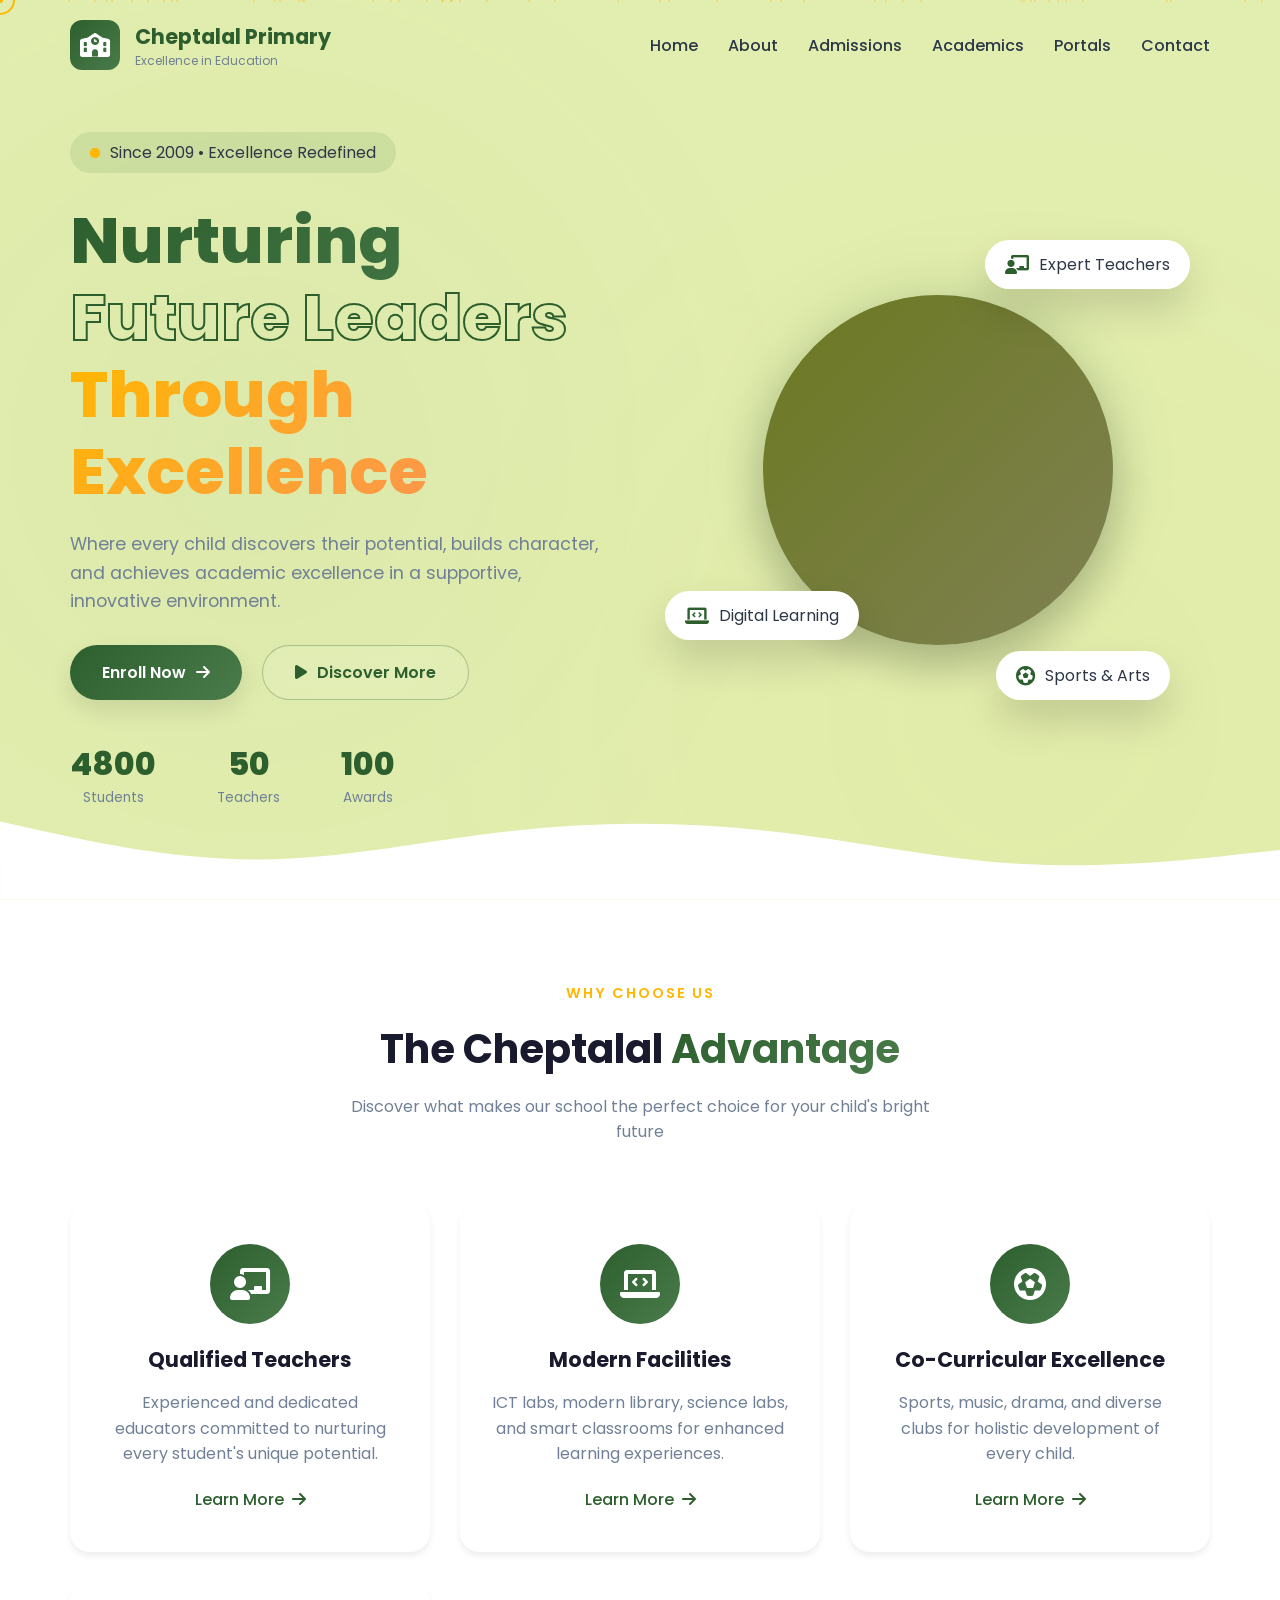
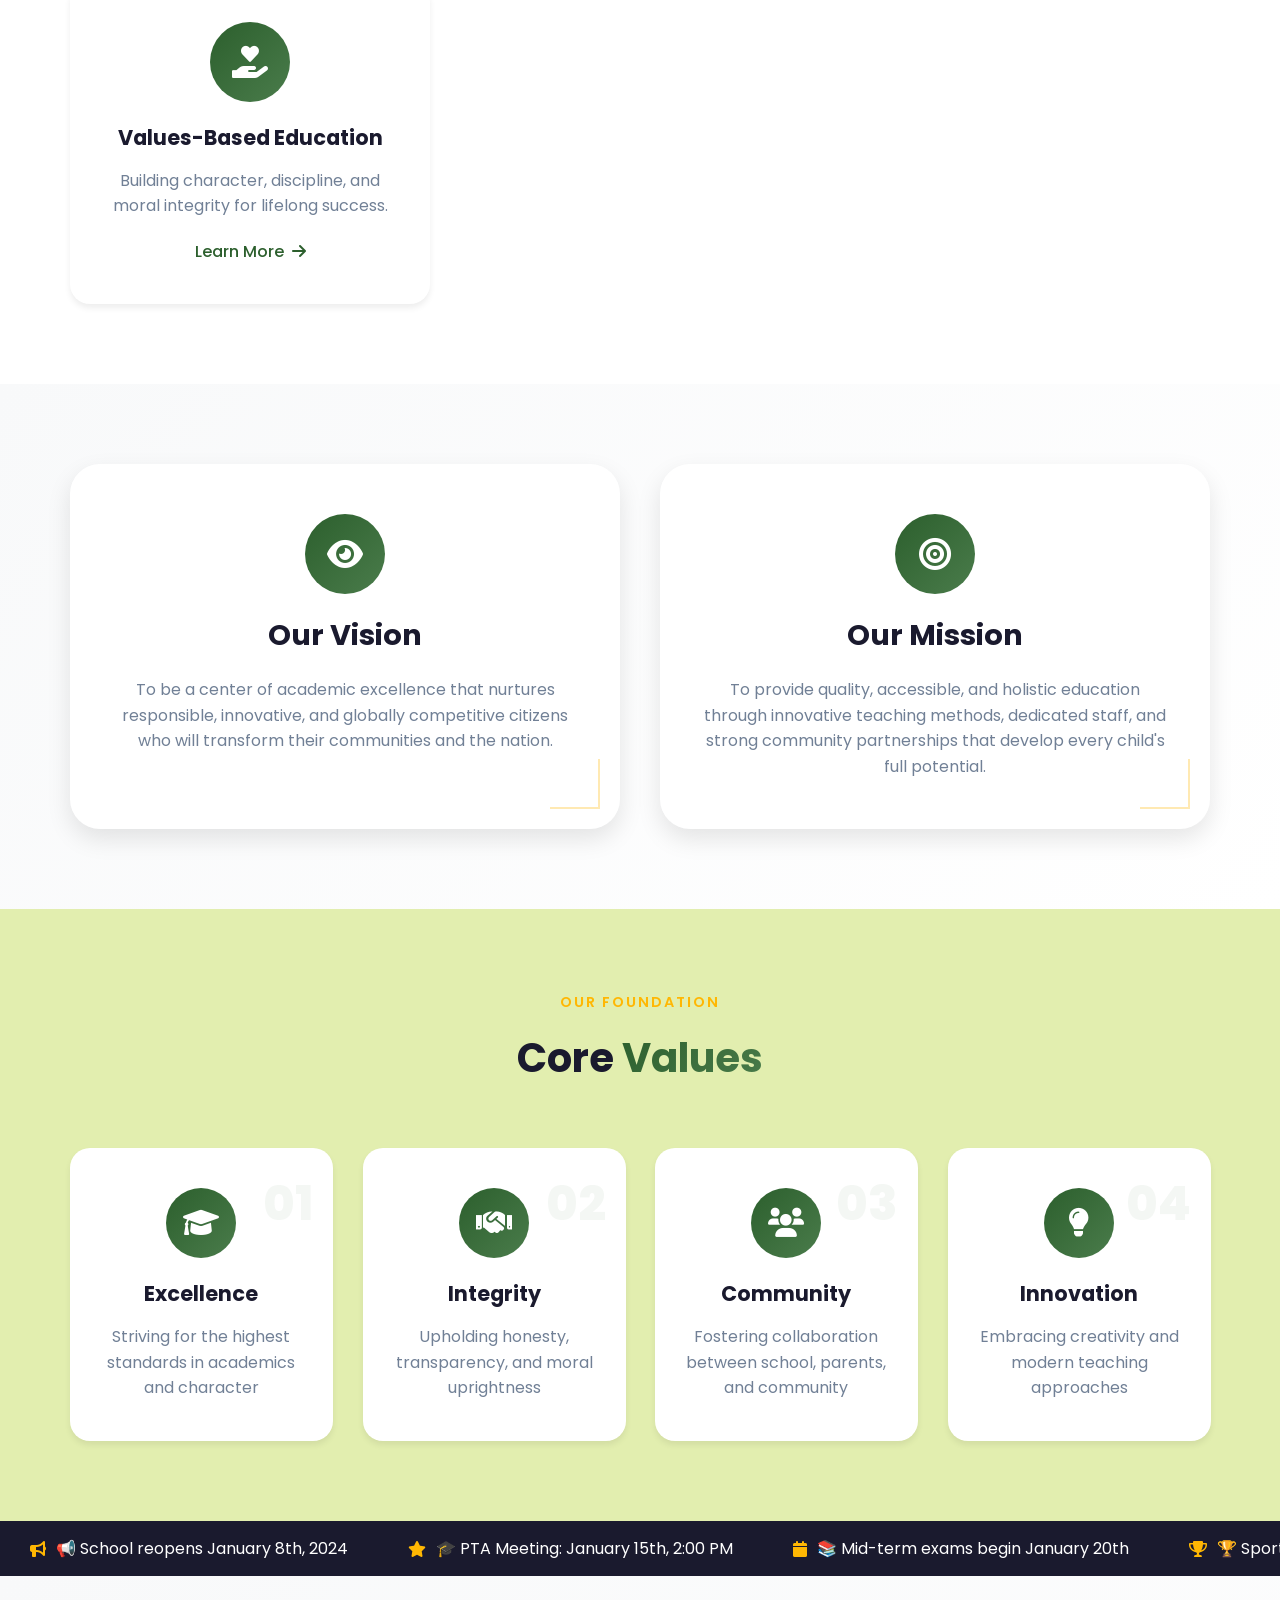
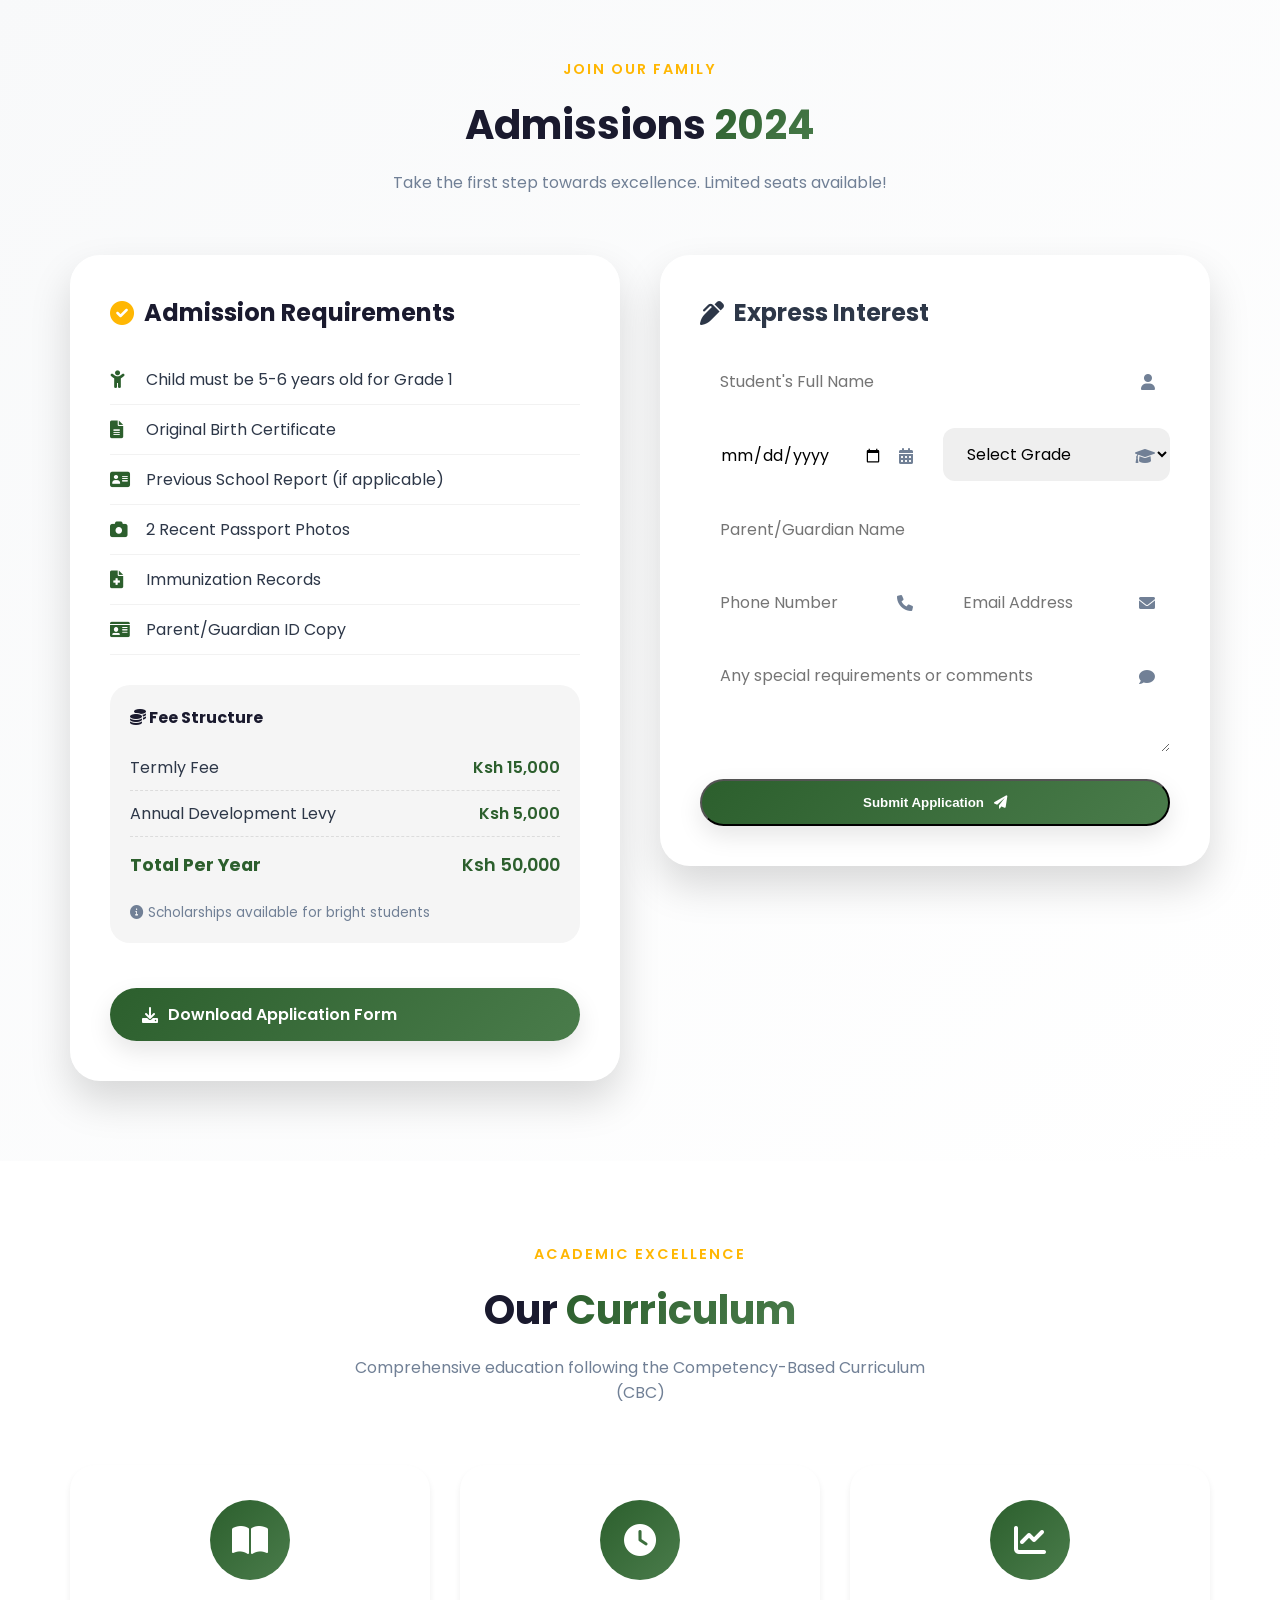
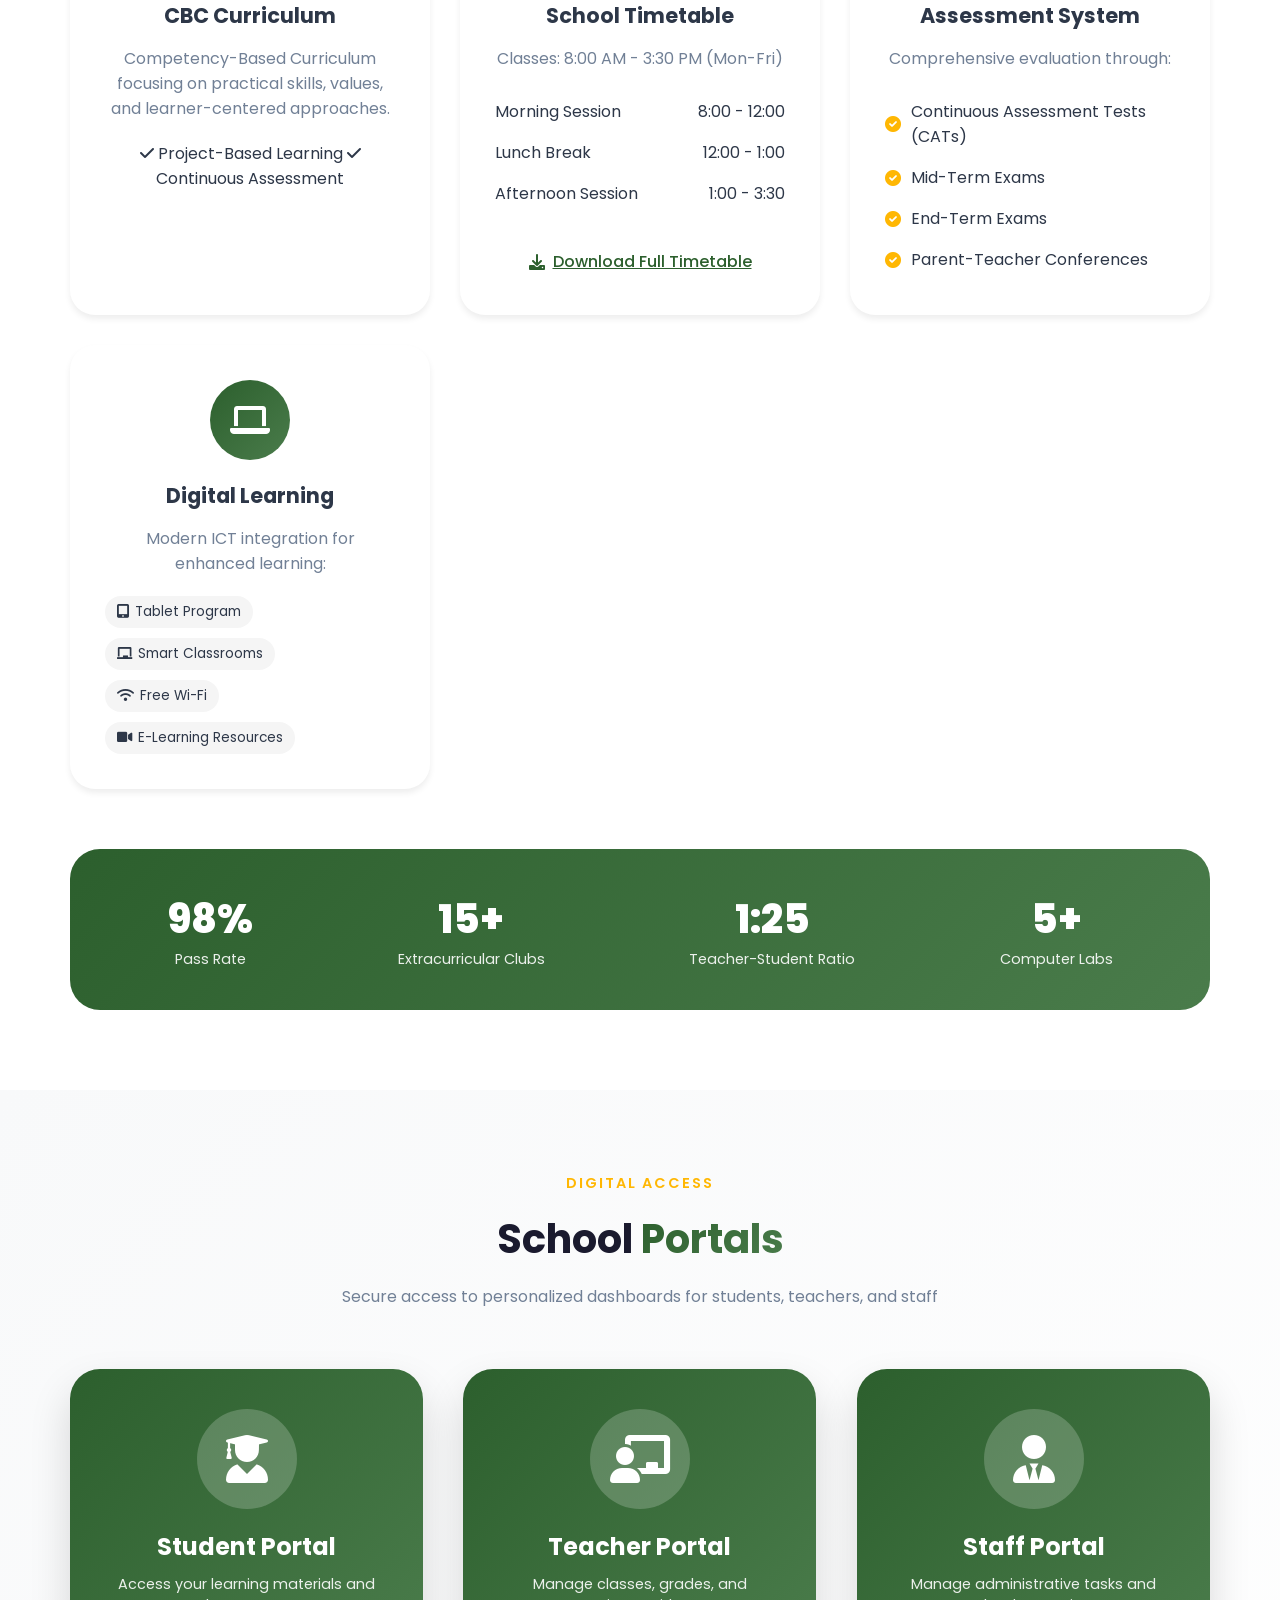
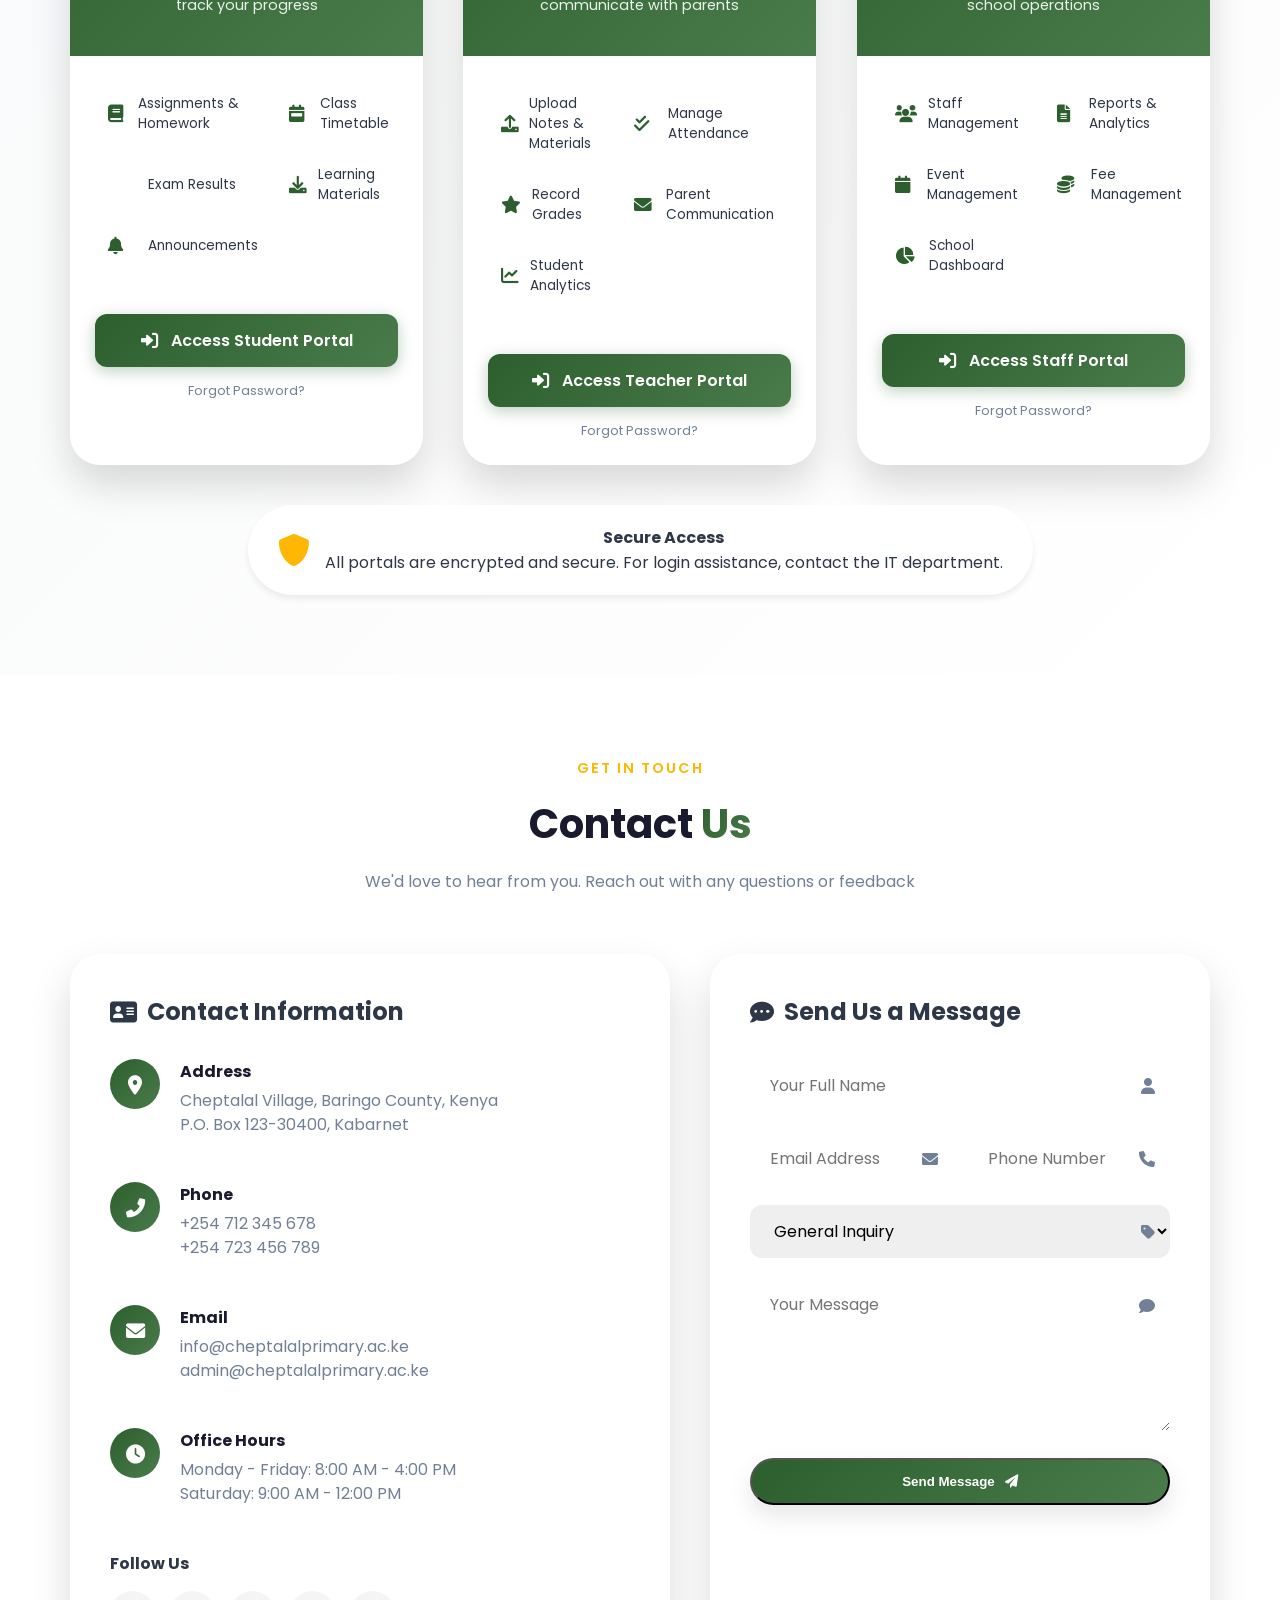
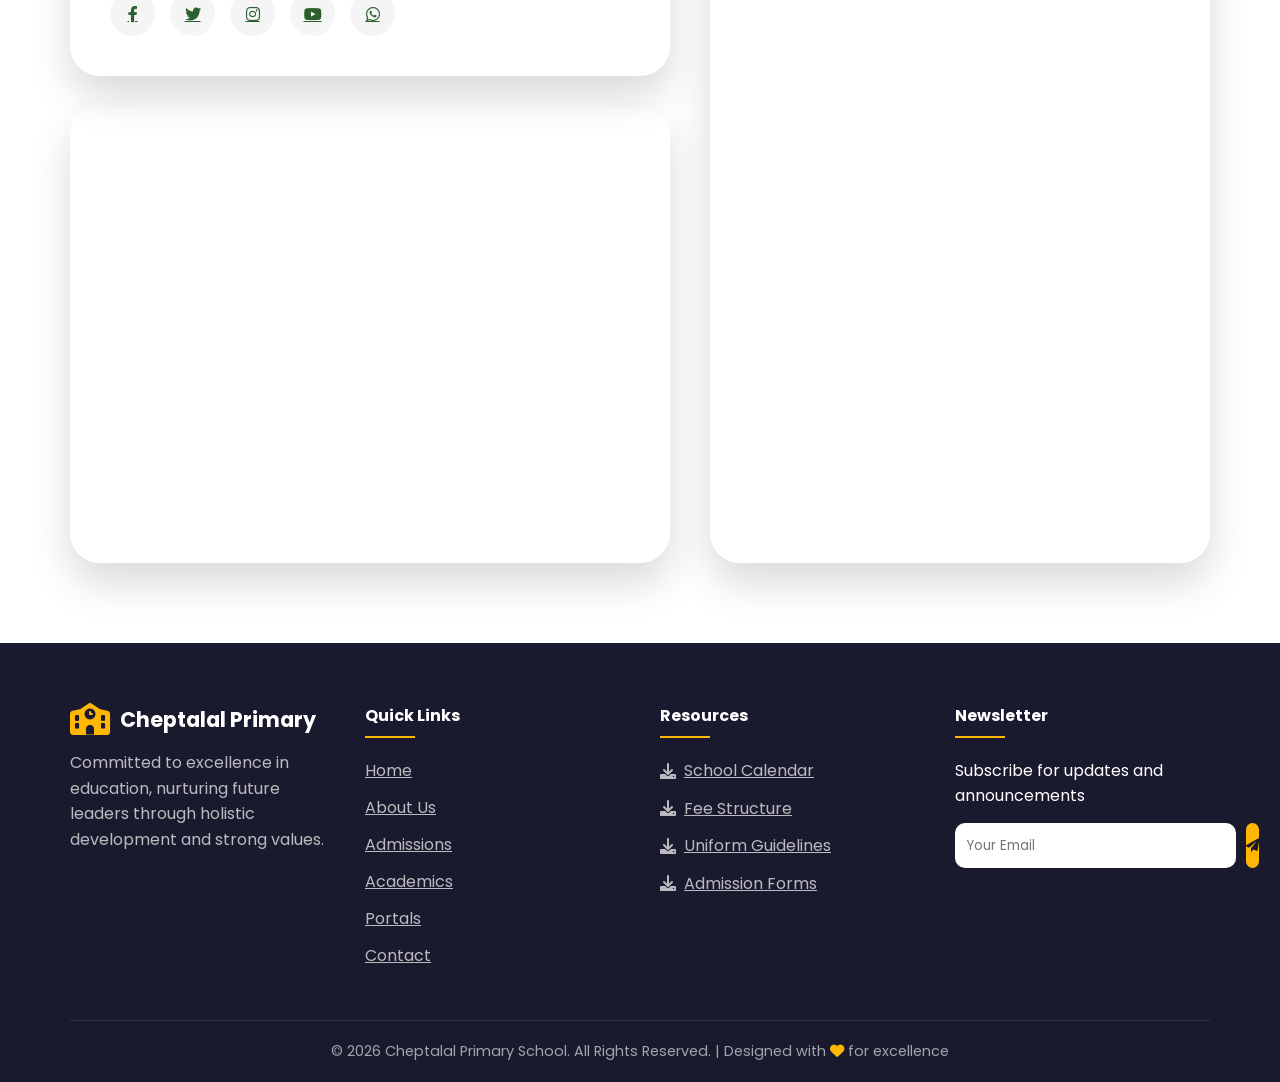
<file: INDEX.html>
<!doctype html>
<html lang="en">
  <head>
    <meta charset="UTF-8" />
    <meta
      name="viewport"
      content="width=device-width, initial-scale=1.0, user-scalable=yes"
    />
    <meta
      name="description"
      content="Cheptalal Primary School - Excellence in Education, Nurturing Future Leaders"
    />
    <meta
      name="keywords"
      content="Cheptalal Primary School, Kenyan School, Education, Primary School"
    />
    <meta name="author" content="Cheptalal Primary School" />
    <title>Cheptalal Primary School | Excellence in Education</title>

    <!-- Google Fonts -->
    <link
      href="https://fonts.googleapis.com/css2?family=Poppins:wght@300;400;500;600;700;800;900&display=swap"
      rel="stylesheet"
    />

    <!-- Font Awesome 6 -->
    <link
      rel="stylesheet"
      href="https://cdnjs.cloudflare.com/ajax/libs/font-awesome/6.0.0/css/all.min.css"
    />
    <!-- AOS Animation Library -->
    <link href="https://unpkg.com/aos@2.3.1/dist/aos.css" rel="stylesheet" />

    <!-- Main Stylesheet -->
    <link rel="stylesheet" href="style.css" />
  </head>
  <body>
    <!-- Animated Background -->
    <div class="animated-bg">
      <div class="gradient-bg"></div>
      <div class="particles" id="particles"></div>
    </div>

    <!-- Custom Cursor -->
    <div class="custom-cursor"></div>
    <div class="cursor-dot"></div>

    <!-- Preloader -->
    <div class="preloader">
      <div class="preloader-content">
        <div class="preloader-ring"></div>
        <div class="preloader-text">Cheptalal Primary School</div>
        <div class="preloader-dots">
          <span></span><span></span><span></span>
        </div>
      </div>
    </div>

    <!-- Header -->
    <header class="header">
      <div class="container">
        <nav class="navbar">
          <div class="logo" data-aos="fade-right">
            <div class="logo-3d">
              <div class="logo-front">
                <i class="fas fa-school"></i>
              </div>
              <div class="logo-back">
                <i class="fas fa-graduation-cap"></i>
              </div>
            </div>
            <div class="logo-text">
              <h1>Cheptalal Primary</h1>
              <p>Excellence in Education</p>
            </div>
          </div>
          <div class="menu-toggle" id="menuToggle">
            <i class="fas fa-bars"></i>
          </div>
          <ul class="nav-menu" id="navMenu">
            <li><a href="#home" class="nav-link">Home</a></li>
            <li><a href="#about" class="nav-link">About</a></li>
            <li><a href="#admissions" class="nav-link">Admissions</a></li>
            <li><a href="#academics" class="nav-link">Academics</a></li>
            <li><a href="#portals" class="nav-link">Portals</a></li>
            <li><a href="#contact" class="nav-link">Contact</a></li>
          </ul>
        </nav>
      </div>
    </header>

    <!-- Hero Section-->
    <section id="home" class="hero">
      <div class="container">
        <div class="hero-wrapper">
          <div class="hero-content" data-aos="fade-up" data-aos-duration="1000">
            <div class="hero-badge">
              <span class="badge-pulse"></span>
              <span>Since 2009 • Excellence Redefined</span>
            </div>
            <h1 class="hero-title">
              <span class="title-gradient">Nurturing</span>
              <span class="title-outline">Future Leaders</span>
              <span class="title-highlight">Through Excellence</span>
            </h1>
            <p class="hero-description">
              Where every child discovers their potential, builds character, and
              achieves academic excellence in a supportive, innovative
              environment.
            </p>
            <div class="hero-buttons">
              <a href="#admissions" class="btn btn-primary btn-glow">
                <span>Enroll Now</span>
                <i class="fas fa-arrow-right"></i>
              </a>
              <a href="#about" class="btn btn-outline-glass">
                <i class="fas fa-play"></i>
                <span>Discover More</span>
              </a>
            </div>
            <div class="hero-stats">
              <div class="stat-item">
                <div class="stat-number" data-target="6000">0</div>
                <div class="stat-label">Students</div>
              </div>
              <div class="stat-divider"></div>
              <div class="stat-item">
                <div class="stat-number" data-target="50">0</div>
                <div class="stat-label">Teachers</div>
              </div>
              <div class="stat-divider"></div>
              <div class="stat-item">
                <div class="stat-number" data-target="100">0</div>
                <div class="stat-label">Awards</div>
              </div>
            </div>
          </div>
          <div
            class="hero-visual"
            data-aos="fade-left"
            data-aos-duration="1000"
          >
            <div class="floating-card card-1">
              <i class="fas fa-chalkboard-user"></i>
              <span>Expert Teachers</span>
            </div>
            <div class="floating-card card-2">
              <i class="fas fa-laptop-code"></i>
              <span>Digital Learning</span>
            </div>
            <div class="floating-card card-3">
              <i class="fas fa-futbol"></i>
              <span>Sports & Arts</span>
            </div>
            <div class="hero-image-container">
              <div class="hero-image-glow"></div>
              <div class="hero-image">
                <!-- <img
                  src="/assests/land.jpg"
                  alt="Cheptalal Primary School Students"
                  loading="eager"
                  fetchpriority="high"
                  style="
                    width: 100%;
                    height: 100%;
                    object-fit: cover;
                    object-position: center;
                  "
                /> -->
              </div>
            </div>
          </div>
        </div>
      </div>
      <div class="hero-wave-bottom">
        <svg
          viewBox="0 0 1440 120"
          fill="none"
          xmlns="http://www.w3.org/2000/svg"
        >
          <path
            d="M0,32L48,42.7C96,53,192,75,288,74.7C384,75,480,53,576,42.7C672,32,768,32,864,42.7C960,53,1056,75,1152,80C1248,85,1344,75,1392,69.3L1440,64L1440,120L1392,120C1344,120,1248,120,1152,120C1056,120,960,120,864,120C768,120,672,120,576,120C480,120,384,120,288,120C192,120,96,120,48,120L0,120Z"
            fill="white"
          />
        </svg>
      </div>
    </section>

    <!-- Features Section - Modern Cards -->
    <section class="features-section">
      <div class="container">
        <div class="section-header" data-aos="fade-up">
          <span class="section-subtitle">Why Choose Us</span>
          <h2 class="section-title">
            The Cheptalal <span class="gradient-text">Advantage</span>
          </h2>
          <p class="section-description">
            Discover what makes our school the perfect choice for your child's
            bright future
          </p>
        </div>
        <div class="features-grid">
          <div class="feature-card" data-aos="fade-up" data-aos-delay="0">
            <div class="feature-icon-wrapper">
              <div class="feature-icon-bg"></div>
              <div class="feature-icon">
                <i class="fas fa-chalkboard-user"></i>
              </div>
            </div>
            <h3>Qualified Teachers</h3>
            <p>
              Experienced and dedicated educators committed to nurturing every
              student's unique potential.
            </p>
            <div class="feature-link">
              <span>Learn More</span>
              <i class="fas fa-arrow-right"></i>
            </div>
          </div>
          <div class="feature-card" data-aos="fade-up" data-aos-delay="100">
            <div class="feature-icon-wrapper">
              <div class="feature-icon-bg"></div>
              <div class="feature-icon">
                <i class="fas fa-laptop-code"></i>
              </div>
            </div>
            <h3>Modern Facilities</h3>
            <p>
              ICT labs, modern library, science labs, and smart classrooms for
              enhanced learning experiences.
            </p>
            <div class="feature-link">
              <span>Learn More</span>
              <i class="fas fa-arrow-right"></i>
            </div>
          </div>
          <div class="feature-card" data-aos="fade-up" data-aos-delay="200">
            <div class="feature-icon-wrapper">
              <div class="feature-icon-bg"></div>
              <div class="feature-icon">
                <i class="fas fa-futbol"></i>
              </div>
            </div>
            <h3>Co-Curricular Excellence</h3>
            <p>
              Sports, music, drama, and diverse clubs for holistic development
              of every child.
            </p>
            <div class="feature-link">
              <span>Learn More</span>
              <i class="fas fa-arrow-right"></i>
            </div>
          </div>
          <div class="feature-card" data-aos="fade-up" data-aos-delay="300">
            <div class="feature-icon-wrapper">
              <div class="feature-icon-bg"></div>
              <div class="feature-icon">
                <i class="fas fa-hand-holding-heart"></i>
              </div>
            </div>
            <h3>Values-Based Education</h3>
            <p>
              Building character, discipline, and moral integrity for lifelong
              success.
            </p>
            <div class="feature-link">
              <span>Learn More</span>
              <i class="fas fa-arrow-right"></i>
            </div>
          </div>
        </div>
      </div>
    </section>

    <!-- Vision Mission Section -->
    <section id="about" class="vision-section">
      <div class="container">
        <div class="vision-wrapper">
          <div
            class="vision-card"
            data-aos="fade-right"
            data-aos-duration="800"
          >
            <div class="vision-icon">
              <i class="fas fa-eye"></i>
            </div>
            <h3>Our Vision</h3>
            <p>
              To be a center of academic excellence that nurtures responsible,
              innovative, and globally competitive citizens who will transform
              their communities and the nation.
            </p>
            <div class="vision-decoration"></div>
          </div>
          <div
            class="vision-card mission"
            data-aos="fade-left"
            data-aos-duration="800"
          >
            <div class="vision-icon">
              <i class="fas fa-bullseye"></i>
            </div>
            <h3>Our Mission</h3>
            <p>
              To provide quality, accessible, and holistic education through
              innovative teaching methods, dedicated staff, and strong community
              partnerships that develop every child's full potential.
            </p>
            <div class="vision-decoration"></div>
          </div>
        </div>
      </div>
    </section>

    <!-- Core Values with Animations -->
    <section class="values-section">
      <div class="container">
        <div class="section-header" data-aos="fade-up">
          <span class="section-subtitle">Our Foundation</span>
          <h2 class="section-title">
            Core <span class="gradient-text">Values</span>
          </h2>
        </div>
        <div class="values-grid">
          <div class="value-card" data-aos="flip-left" data-aos-delay="0">
            <div class="value-number">01</div>
            <div class="value-icon"><i class="fas fa-graduation-cap"></i></div>
            <h4>Excellence</h4>
            <p>Striving for the highest standards in academics and character</p>
          </div>
          <div class="value-card" data-aos="flip-left" data-aos-delay="100">
            <div class="value-number">02</div>
            <div class="value-icon"><i class="fas fa-handshake"></i></div>
            <h4>Integrity</h4>
            <p>Upholding honesty, transparency, and moral uprightness</p>
          </div>
          <div class="value-card" data-aos="flip-left" data-aos-delay="200">
            <div class="value-number">03</div>
            <div class="value-icon"><i class="fas fa-users"></i></div>
            <h4>Community</h4>
            <p>
              Fostering collaboration between school, parents, and community
            </p>
          </div>
          <div class="value-card" data-aos="flip-left" data-aos-delay="300">
            <div class="value-number">04</div>
            <div class="value-icon"><i class="fas fa-lightbulb"></i></div>
            <h4>Innovation</h4>
            <p>Embracing creativity and modern teaching approaches</p>
          </div>
        </div>
      </div>
    </section>

    <!-- Announcements Ticker -->
    <div class="ticker-section">
      <div class="ticker-wrap">
        <div class="ticker">
          <div class="ticker-item">
            <i class="fas fa-bullhorn"></i>
            <span>📢 School reopens January 8th, 2024</span>
          </div>
          <div class="ticker-item">
            <i class="fas fa-star"></i>
            <span>🎓 PTA Meeting: January 15th, 2:00 PM</span>
          </div>
          <div class="ticker-item">
            <i class="fas fa-calendar"></i>
            <span>📚 Mid-term exams begin January 20th</span>
          </div>
          <div class="ticker-item">
            <i class="fas fa-trophy"></i>
            <span>🏆 Sports team wins regional championship!</span>
          </div>
          <div class="ticker-item">
            <i class="fas fa-chart-line"></i>
            <span>📊 2023 KCPE Results: Mean score 385.2</span>
          </div>
        </div>
        <div class="ticker ticker-duplicate">
          <div class="ticker-item">
            <i class="fas fa-bullhorn"></i>
            <span>📢 School reopens January 8th, 2024</span>
          </div>
          <div class="ticker-item">
            <i class="fas fa-star"></i>
            <span>🎓 PTA Meeting: January 15th, 2:00 PM</span>
          </div>
          <div class="ticker-item">
            <i class="fas fa-calendar"></i>
            <span>📚 Mid-term exams begin January 20th</span>
          </div>
          <div class="ticker-item">
            <i class="fas fa-trophy"></i>
            <span>🏆 Sports team wins regional championship!</span>
          </div>
          <div class="ticker-item">
            <i class="fas fa-chart-line"></i>
            <span>📊 2023 KCPE Results: Mean score 385.2</span>
          </div>
        </div>
      </div>
    </div>

    <!-- ============================================= -->
    <!-- ADMISSIONS SECTION                            -->
    <!-- ============================================= -->
    <section id="admissions" class="admissions-section">
      <div class="container">
        <div class="section-header" data-aos="fade-up">
          <span class="section-subtitle">Join Our Family</span>
          <h2 class="section-title">
            Admissions <span class="gradient-text">2024</span>
          </h2>
          <p class="section-description">
            Take the first step towards excellence. Limited seats available!
          </p>
        </div>

        <div class="admissions-wrapper">
          <div
            class="admissions-info"
            data-aos="fade-right"
            data-aos-duration="800"
          >
            <div class="info-card">
              <h3>
                <i class="fas fa-check-circle"></i> Admission Requirements
              </h3>
              <ul class="requirements-list">
                <li>
                  <i class="fas fa-child"></i> Child must be 5-6 years old for
                  Grade 1
                </li>
                <li>
                  <i class="fas fa-file-alt"></i> Original Birth Certificate
                </li>
                <li>
                  <i class="fas fa-address-card"></i> Previous School Report (if
                  applicable)
                </li>
                <li><i class="fas fa-camera"></i> 2 Recent Passport Photos</li>
                <li>
                  <i class="fas fa-file-medical"></i> Immunization Records
                </li>
                <li><i class="fas fa-id-card"></i> Parent/Guardian ID Copy</li>
              </ul>
              <div class="fee-structure">
                <h4><i class="fas fa-coins"></i> Fee Structure</h4>
                <div class="fee-item">
                  <span>Termly Fee</span>
                  <span class="fee-amount">Ksh 15,000</span>
                </div>
                <div class="fee-item">
                  <span>Annual Development Levy</span>
                  <span class="fee-amount">Ksh 5,000</span>
                </div>
                <div class="fee-item total">
                  <span>Total Per Year</span>
                  <span class="fee-amount">Ksh 50,000</span>
                </div>
                <p class="fee-note">
                  <i class="fas fa-info-circle"></i> Scholarships available for
                  bright students
                </p>
              </div>
              <a href="#" class="btn btn-primary download-btn">
                <i class="fas fa-download"></i> Download Application Form
              </a>
            </div>
          </div>

          <div
            class="admissions-form"
            data-aos="fade-left"
            data-aos-duration="800"
          >
            <div class="form-card">
              <h3><i class="fas fa-pen-alt"></i> Express Interest</h3>
              <form id="admissionForm">
                <div class="form-group">
                  <input
                    type="text"
                    placeholder="Student's Full Name"
                    required
                  />
                  <i class="fas fa-user form-icon"></i>
                </div>
                <div class="form-row">
                  <div class="form-group">
                    <input type="date" required />
                    <i class="fas fa-calendar-alt form-icon"></i>
                  </div>
                  <div class="form-group">
                    <select required>
                      <option value="">Select Grade</option>
                      <option>Grade 1</option>
                      <option>Grade 2</option>
                      <option>Grade 3</option>
                      <option>Grade 4</option>
                      <option>Grade 5</option>
                      <option>Grade 6</option>
                      <option>Grade 7</option>
                      <option>Grade 8</option>
                    </select>
                    <i class="fas fa-graduation-cap form-icon"></i>
                  </div>
                </div>
                <div class="form-group">
                  <input
                    type="text"
                    placeholder="Parent/Guardian Name"
                    required
                  />
                  <i class="fas fa-parent form-icon"></i>
                </div>
                <div class="form-row">
                  <div class="form-group">
                    <input type="tel" placeholder="Phone Number" required />
                    <i class="fas fa-phone form-icon"></i>
                  </div>
                  <div class="form-group">
                    <input type="email" placeholder="Email Address" />
                    <i class="fas fa-envelope form-icon"></i>
                  </div>
                </div>
                <div class="form-group">
                  <textarea
                    rows="3"
                    placeholder="Any special requirements or comments"
                  ></textarea>
                  <i class="fas fa-comment form-icon"></i>
                </div>
                <button type="submit" class="btn btn-primary btn-full">
                  <span>Submit Application</span>
                  <i class="fas fa-paper-plane"></i>
                </button>
              </form>
            </div>
          </div>
        </div>
      </div>
    </section>

    <!-- ============================================= -->
    <!-- ACADEMICS SECTION                             -->
    <!-- ============================================= -->
    <section id="academics" class="academics-section">
      <div class="container">
        <div class="section-header" data-aos="fade-up">
          <span class="section-subtitle">Academic Excellence</span>
          <h2 class="section-title">
            Our <span class="gradient-text">Curriculum</span>
          </h2>
          <p class="section-description">
            Comprehensive education following the Competency-Based Curriculum
            (CBC)
          </p>
        </div>

        <div class="academics-grid">
          <div class="academic-card" data-aos="fade-up" data-aos-delay="0">
            <div class="academic-icon">
              <i class="fas fa-book-open"></i>
            </div>
            <h3>CBC Curriculum</h3>
            <p>
              Competency-Based Curriculum focusing on practical skills, values,
              and learner-centered approaches.
            </p>
            <div class="academic-features">
              <span><i class="fas fa-check"></i> Project-Based Learning</span>
              <span><i class="fas fa-check"></i> Continuous Assessment</span>
            </div>
          </div>
          <div class="academic-card" data-aos="fade-up" data-aos-delay="100">
            <div class="academic-icon">
              <i class="fas fa-clock"></i>
            </div>
            <h3>School Timetable</h3>
            <p>Classes: 8:00 AM - 3:30 PM (Mon-Fri)</p>
            <div class="timetable-preview">
              <div class="timetable-item">
                <span>Morning Session</span>
                <span>8:00 - 12:00</span>
              </div>
              <div class="timetable-item">
                <span>Lunch Break</span>
                <span>12:00 - 1:00</span>
              </div>
              <div class="timetable-item">
                <span>Afternoon Session</span>
                <span>1:00 - 3:30</span>
              </div>
            </div>
            <a href="#" class="download-timetable">
              <i class="fas fa-download"></i> Download Full Timetable
            </a>
          </div>
          <div class="academic-card" data-aos="fade-up" data-aos-delay="200">
            <div class="academic-icon">
              <i class="fas fa-chart-line"></i>
            </div>
            <h3>Assessment System</h3>
            <p>Comprehensive evaluation through:</p>
            <ul class="assessment-list">
              <li>
                <i class="fas fa-check-circle"></i> Continuous Assessment Tests
                (CATs)
              </li>
              <li><i class="fas fa-check-circle"></i> Mid-Term Exams</li>
              <li><i class="fas fa-check-circle"></i> End-Term Exams</li>
              <li>
                <i class="fas fa-check-circle"></i> Parent-Teacher Conferences
              </li>
            </ul>
          </div>
          <div class="academic-card" data-aos="fade-up" data-aos-delay="300">
            <div class="academic-icon">
              <i class="fas fa-laptop"></i>
            </div>
            <h3>Digital Learning</h3>
            <p>Modern ICT integration for enhanced learning:</p>
            <div class="digital-features">
              <span><i class="fas fa-tablet-alt"></i> Tablet Program</span>
              <span><i class="fas fa-chalkboard"></i> Smart Classrooms</span>
              <span><i class="fas fa-wifi"></i> Free Wi-Fi</span>
              <span><i class="fas fa-video"></i> E-Learning Resources</span>
            </div>
          </div>
        </div>

        <div class="academic-highlights" data-aos="fade-up">
          <div class="highlight-item">
            <div class="highlight-number">98%</div>
            <div class="highlight-text">Pass Rate</div>
          </div>
          <div class="highlight-item">
            <div class="highlight-number">15+</div>
            <div class="highlight-text">Extracurricular Clubs</div>
          </div>
          <div class="highlight-item">
            <div class="highlight-number">1:25</div>
            <div class="highlight-text">Teacher-Student Ratio</div>
          </div>
          <div class="highlight-item">
            <div class="highlight-number">5+</div>
            <div class="highlight-text">Computer Labs</div>
          </div>
        </div>
      </div>
    </section>

    <!-- ============================================= -->
    <!-- PORTALS SECTION - Student, Teacher, Worker    -->
    <!-- ============================================= -->
    <section id="portals" class="portals-section-enhanced">
      <div class="container">
        <div class="section-header" data-aos="fade-up">
          <span class="section-subtitle">Digital Access</span>
          <h2 class="section-title">
            School <span class="gradient-text">Portals</span>
          </h2>
          <p class="section-description">
            Secure access to personalized dashboards for students, teachers, and
            staff
          </p>
        </div>

        <div class="portals-grid-enhanced">
          <!-- Student Portal -->
          <div
            class="portal-card-enhanced"
            data-aos="flip-left"
            data-aos-delay="0"
          >
            <div class="portal-header">
              <div class="portal-icon-large">
                <i class="fas fa-user-graduate"></i>
              </div>
              <h3>Student Portal</h3>
              <p>Access your learning materials and track your progress</p>
            </div>
            <div class="portal-features">
              <div class="portal-feature">
                <i class="fas fa-book"></i>
                <span>Assignments & Homework</span>
              </div>
              <div class="portal-feature">
                <i class="fas fa-calendar-week"></i>
                <span>Class Timetable</span>
              </div>
              <div class="portal-feature">
                <i class="fas fa-chart-simple"></i>
                <span>Exam Results</span>
              </div>
              <div class="portal-feature">
                <i class="fas fa-download"></i>
                <span>Learning Materials</span>
              </div>
              <div class="portal-feature">
                <i class="fas fa-bell"></i>
                <span>Announcements</span>
              </div>
            </div>
            <div class="portal-login">
              <a href="/PORTALS/STUDENT/student.html" class="portal-access-btn">
                <i class="fas fa-sign-in-alt"></i>
                <span>Access Student Portal</span>
              </a>
              <a href="#" class="forgot-password">Forgot Password?</a>
            </div>
          </div>

          <!-- Teacher Portal -->
          <div
            class="portal-card-enhanced"
            data-aos="flip-left"
            data-aos-delay="200"
          >
            <div class="portal-header">
              <div class="portal-icon-large">
                <i class="fas fa-chalkboard-user"></i>
              </div>
              <h3>Teacher Portal</h3>
              <p>Manage classes, grades, and communicate with parents</p>
            </div>
            <div class="portal-features">
              <div class="portal-feature">
                <i class="fas fa-upload"></i>
                <span>Upload Notes & Materials</span>
              </div>
              <div class="portal-feature">
                <i class="fas fa-check-double"></i>
                <span>Manage Attendance</span>
              </div>
              <div class="portal-feature">
                <i class="fas fa-star"></i>
                <span>Record Grades</span>
              </div>
              <div class="portal-feature">
                <i class="fas fa-envelope"></i>
                <span>Parent Communication</span>
              </div>
              <div class="portal-feature">
                <i class="fas fa-chart-line"></i>
                <span>Student Analytics</span>
              </div>
            </div>
            <div class="portal-login">
              <a href="/PORTALS/TEACHER/teacher.html" class="portal-access-btn">
                <i class="fas fa-sign-in-alt"></i>
                <span>Access Teacher Portal</span>
              </a>
              <a href="#" class="forgot-password">Forgot Password?</a>
            </div>
          </div>

          <!-- Worker/Staff Portal -->
          <div
            class="portal-card-enhanced"
            data-aos="flip-left"
            data-aos-delay="400"
          >
            <div class="portal-header">
              <div class="portal-icon-large">
                <i class="fas fa-user-tie"></i>
              </div>
              <h3>Staff Portal</h3>
              <p>Manage administrative tasks and school operations</p>
            </div>
            <div class="portal-features">
              <div class="portal-feature">
                <i class="fas fa-users"></i>
                <span>Staff Management</span>
              </div>
              <div class="portal-feature">
                <i class="fas fa-file-alt"></i>
                <span>Reports & Analytics</span>
              </div>
              <div class="portal-feature">
                <i class="fas fa-calendar"></i>
                <span>Event Management</span>
              </div>
              <div class="portal-feature">
                <i class="fas fa-coins"></i>
                <span>Fee Management</span>
              </div>
              <div class="portal-feature">
                <i class="fas fa-chart-pie"></i>
                <span>School Dashboard</span>
              </div>
            </div>
            <div class="portal-login">
              <a href="/PORTALS/STAFF/staff.html" class="portal-access-btn">
                <i class="fas fa-sign-in-alt"></i>
                <span>Access Staff Portal</span>
              </a>
              <a href="#" class="forgot-password">Forgot Password?</a>
            </div>
          </div>
        </div>

        <div class="portal-info" data-aos="fade-up">
          <div class="info-banner">
            <i class="fas fa-shield-alt"></i>
            <div>
              <strong>Secure Access</strong>
              <p>
                All portals are encrypted and secure. For login assistance,
                contact the IT department.
              </p>
            </div>
          </div>
        </div>
      </div>
    </section>

    <!-- ============================================= -->
    <!-- CONTACT SECTION                               -->
    <!-- ============================================= -->
    <section id="contact" class="contact-section-enhanced">
      <div class="container">
        <div class="section-header" data-aos="fade-up">
          <span class="section-subtitle">Get In Touch</span>
          <h2 class="section-title">
            Contact <span class="gradient-text">Us</span>
          </h2>
          <p class="section-description">
            We'd love to hear from you. Reach out with any questions or feedback
          </p>
        </div>

        <div class="contact-wrapper">
          <div
            class="contact-info-enhanced"
            data-aos="fade-right"
            data-aos-duration="800"
          >
            <div class="contact-card">
              <h3><i class="fas fa-address-card"></i> Contact Information</h3>

              <div class="contact-detail">
                <div class="contact-icon">
                  <i class="fas fa-map-marker-alt"></i>
                </div>
                <div class="contact-text">
                  <strong>Address</strong>
                  <p>
                    Cheptalal Village, Baringo County, Kenya<br />P.O. Box
                    123-30400, Kabarnet
                  </p>
                </div>
              </div>

              <div class="contact-detail">
                <div class="contact-icon">
                  <i class="fas fa-phone-alt"></i>
                </div>
                <div class="contact-text">
                  <strong>Phone</strong>
                  <p>+254 712 345 678<br />+254 723 456 789</p>
                </div>
              </div>

              <div class="contact-detail">
                <div class="contact-icon">
                  <i class="fas fa-envelope"></i>
                </div>
                <div class="contact-text">
                  <strong>Email</strong>
                  <p>
                    info@cheptalalprimary.ac.ke<br />admin@cheptalalprimary.ac.ke
                  </p>
                </div>
              </div>

              <div class="contact-detail">
                <div class="contact-icon">
                  <i class="fas fa-clock"></i>
                </div>
                <div class="contact-text">
                  <strong>Office Hours</strong>
                  <p>
                    Monday - Friday: 8:00 AM - 4:00 PM<br />Saturday: 9:00 AM -
                    12:00 PM
                  </p>
                </div>
              </div>

              <div class="social-media">
                <h4>Follow Us</h4>
                <div class="social-icons">
                  <a href="#"><i class="fab fa-facebook-f"></i></a>
                  <a href="#"><i class="fab fa-twitter"></i></a>
                  <a href="#"><i class="fab fa-instagram"></i></a>
                  <a href="#"><i class="fab fa-youtube"></i></a>
                  <a href="#"><i class="fab fa-whatsapp"></i></a>
                </div>
              </div>
            </div>

            <div class="map-container">
              <iframe
                src="https://www.google.com/maps/embed?pb=!1m16!1m12!1m3!1d812.0272298224643!2d35.373589309989484!3d-0.61223226965288!2m3!1f0!2f0!3f0!3m2!1i1024!2i768!4f13.1!2m1!1scheptalal%20primary%20school!5e1!3m2!1sen!2ske!4v1774428603109!5m2!1sen!2ske"
                width="600"
                height="450"
                style="border: 0"
                allowfullscreen=""
                loading="lazy"
                referrerpolicy="no-referrer-when-downgrade"
              ></iframe>
            </div>
          </div>

          <div
            class="contact-form-enhanced"
            data-aos="fade-left"
            data-aos-duration="800"
          >
            <div class="form-card-enhanced">
              <h3><i class="fas fa-comment-dots"></i> Send Us a Message</h3>
              <form id="contactForm">
                <div class="form-group">
                  <input type="text" placeholder="Your Full Name" required />
                  <i class="fas fa-user form-icon"></i>
                </div>
                <div class="form-row">
                  <div class="form-group">
                    <input type="email" placeholder="Email Address" required />
                    <i class="fas fa-envelope form-icon"></i>
                  </div>
                  <div class="form-group">
                    <input type="tel" placeholder="Phone Number" />
                    <i class="fas fa-phone form-icon"></i>
                  </div>
                </div>
                <div class="form-group">
                  <select>
                    <option>General Inquiry</option>
                    <option>Admissions</option>
                    <option>Fee Payment</option>
                    <option>Complaint/Feedback</option>
                    <option>Partnership</option>
                  </select>
                  <i class="fas fa-tag form-icon"></i>
                </div>
                <div class="form-group">
                  <textarea
                    rows="5"
                    placeholder="Your Message"
                    required
                  ></textarea>
                  <i class="fas fa-comment form-icon"></i>
                </div>
                <button type="submit" class="btn btn-primary btn-full">
                  <span>Send Message</span>
                  <i class="fas fa-paper-plane"></i>
                </button>
              </form>
            </div>
          </div>
        </div>
      </div>
    </section>

    <!-- Footer -->
    <footer class="footer">
      <div class="container">
        <div class="footer-content">
          <div class="footer-about">
            <div class="footer-logo">
              <i class="fas fa-school"></i>
              <h3>Cheptalal Primary</h3>
            </div>
            <p>
              Committed to excellence in education, nurturing future leaders
              through holistic development and strong values.
            </p>
          </div>
          <div class="footer-links">
            <h4>Quick Links</h4>
            <ul>
              <li><a href="#home">Home</a></li>
              <li><a href="#about">About Us</a></li>
              <li><a href="#admissions">Admissions</a></li>
              <li><a href="#academics">Academics</a></li>
              <li><a href="#portals">Portals</a></li>
              <li><a href="#contact">Contact</a></li>
            </ul>
          </div>
          <div class="footer-resources">
            <h4>Resources</h4>
            <ul>
              <li>
                <a href="#"><i class="fas fa-download"></i> School Calendar</a>
              </li>
              <li>
                <a href="#"><i class="fas fa-download"></i> Fee Structure</a>
              </li>
              <li>
                <a href="#"
                  ><i class="fas fa-download"></i> Uniform Guidelines</a
                >
              </li>
              <li>
                <a href="#"><i class="fas fa-download"></i> Admission Forms</a>
              </li>
            </ul>
          </div>
          <div class="footer-newsletter">
            <h4>Newsletter</h4>
            <p>Subscribe for updates and announcements</p>
            <form class="newsletter-form">
              <input type="email" placeholder="Your Email" />
              <button type="submit"><i class="fas fa-paper-plane"></i></button>
            </form>
          </div>
        </div>
        <div class="footer-bottom">
          <p>
            &copy; 2026 Cheptalal Primary School. All Rights Reserved. |
            Designed with <i class="fas fa-heart"></i> for excellence
          </p>
        </div>
      </div>
    </footer>

    <script src="https://unpkg.com/aos@2.3.1/dist/aos.js"></script>
    <script>
      // Initialize AOS
      AOS.init({
        duration: 800,
        once: true,
        offset: 100,
      });

      // Preloader
      window.addEventListener("load", () => {
        const preloader = document.querySelector(".preloader");
        setTimeout(() => {
          preloader.style.opacity = "0";
          setTimeout(() => {
            preloader.style.display = "none";
          }, 500);
        }, 1500);
      });

      // Custom Cursor
      const cursor = document.querySelector(".custom-cursor");
      const cursorDot = document.querySelector(".cursor-dot");

      document.addEventListener("mousemove", (e) => {
        cursor.style.transform = `translate(${e.clientX - 15}px, ${e.clientY - 15}px)`;
        cursorDot.style.transform = `translate(${e.clientX - 3}px, ${e.clientY - 3}px)`;
      });

      document.querySelectorAll("a, button, .btn").forEach((el) => {
        el.addEventListener("mouseenter", () => {
          cursor.classList.add("hover");
          cursorDot.classList.add("hover");
        });
        el.addEventListener("mouseleave", () => {
          cursor.classList.remove("hover");
          cursorDot.classList.remove("hover");
        });
      });

      // Number Counter
      const counters = document.querySelectorAll(".stat-number");
      const speed = 200;

      counters.forEach((counter) => {
        const updateCount = () => {
          const target = parseInt(counter.getAttribute("data-target"));
          const count = parseInt(counter.innerText);
          const increment = target / speed;

          if (count < target) {
            counter.innerText = Math.ceil(count + increment);
            setTimeout(updateCount, 20);
          } else {
            counter.innerText = target;
          }
        };
        updateCount();
      });

      // Particles Animation
      function createParticles() {
        const particlesContainer = document.getElementById("particles");
        for (let i = 0; i < 50; i++) {
          const particle = document.createElement("div");
          particle.classList.add("particle");
          particle.style.left = Math.random() * 100 + "%";
          particle.style.animationDuration = Math.random() * 20 + 10 + "s";
          particle.style.animationDelay = Math.random() * 10 + "s";
          particlesContainer.appendChild(particle);
        }
      }
      createParticles();

      // Mobile Menu
      const menuToggle = document.getElementById("menuToggle");
      const navMenu = document.getElementById("navMenu");

      menuToggle.addEventListener("click", () => {
        navMenu.classList.toggle("active");
        menuToggle.querySelector("i").classList.toggle("fa-bars");
        menuToggle.querySelector("i").classList.toggle("fa-times");
      });

      // Scroll Header Effect
      window.addEventListener("scroll", () => {
        const header = document.querySelector(".header");
        if (window.scrollY > 100) {
          header.classList.add("scrolled");
        } else {
          header.classList.remove("scrolled");
        }
      });

      // Form submissions for new sections
      const admissionForm = document.getElementById("admissionForm");
      const contactForm = document.getElementById("contactForm");

      if (admissionForm) {
        admissionForm.addEventListener("submit", (e) => {
          e.preventDefault();
          alert(
            "Thank you for your application! Our admissions team will contact you shortly.",
          );
          admissionForm.reset();
        });
      }

      if (contactForm) {
        contactForm.addEventListener("submit", (e) => {
          e.preventDefault();
          alert(
            "Thank you for your message! We will get back to you within 24 hours.",
          );
          contactForm.reset();
        });
      }

      // Newsletter Form
      const newsletterForm = document.querySelector(".newsletter-form");
      if (newsletterForm) {
        newsletterForm.addEventListener("submit", (e) => {
          e.preventDefault();
          alert("Thank you for subscribing to our newsletter!");
          newsletterForm.reset();
        });
      }
    </script>
  </body>
</html>
</file>
<file: style.css>
/* VARIABLES & RESET*/

:root {
  --primary: #2c5f2d;
  --primary-dark: #1e3a1e;
  --primary-light: #4a7c4b;
  --secondary: #ffb703;
  --secondary-dark: #e6a500;
  --accent: #fb8b67;
  --dark: #1a1a2e;
  --light: #ffffff;
  --gray: #f5f5f5;
  --text-dark: #2d3748;
  --text-light: #718096;
  --gradient-1: linear-gradient(135deg, #2c5f2d 0%, #4a7c4b 100%);
  --gradient-2: linear-gradient(135deg, #ffb703 0%, #fb8b67 100%);
  --gradient-3: linear-gradient(135deg, #667eea 0%, #764ba2 100%);
  --shadow-sm: 0 4px 6px rgba(0, 0, 0, 0.07);
  --shadow-md: 0 10px 25px rgba(0, 0, 0, 0.1);
  --shadow-lg: 0 20px 40px rgba(0, 0, 0, 0.15);
  --shadow-xl: 0 25px 50px rgba(0, 0, 0, 0.25);
  --glow: 0 0 20px rgba(255, 183, 3, 0.3);
}

* {
  margin: 0;
  padding: 0;
  box-sizing: border-box;
}

body {
  font-family: "Poppins", sans-serif;
  background: var(--light);
  color: var(--text-dark);
  overflow-x: hidden;
  cursor: none;
  background-color: #e2eeaf;
}

@media (max-width: 768px) {
  body {
    cursor: auto;
  }
  .custom-cursor,
  .cursor-dot {
    display: none;
  }
}
/* CUSTOM CURSOR */
.custom-cursor {
  width: 30px;
  height: 30px;
  border: 2px solid var(--secondary);
  border-radius: 50%;
  position: fixed;
  pointer-events: none;
  z-index: 9999;
  transition: all 0.2s ease;
  transform: translate(-50%, -50%);
}
.cursor-dot {
  width: 6px;
  height: 6px;
  background: var(--secondary);
  border-radius: 50%;
  position: fixed;
  pointer-events: none;
  z-index: 9999;
  transition: 0.1s;
  transform: translate(-50%, -50%);
}
.custom-cursor.hover {
  width: 50px;
  height: 50px;
  background: rgba(255, 183, 3, 0.1);
  border-color: var(--secondary);
}
/* PRELOADER*/
.preloader {
  position: fixed;
  top: 0;
  left: 0;
  width: 100%;
  height: 100%;
  background: var(--dark);
  display: flex;
  justify-content: center;
  align-items: center;
  z-index: 10000;
  transition: opacity 0.5s ease;
}
.preloader-content {
  text-align: center;
}
.preloader-ring {
  width: 80px;
  height: 80px;
  border: 4px solid rgba(255, 183, 3, 0.2);
  border-top-color: var(--secondary);
  border-radius: 50%;
  animation: spin 1s linear infinite;
  margin: 0 auto 20px;
}
.preloader-text {
  color: var(--secondary);
  font-size: 1.5rem;
  font-weight: 600;
  letter-spacing: 2px;
  animation: pulse 1.5s ease-in-out infinite;
}
.preloader-dots {
  margin-top: 15px;
}
.preloader-dots span {
  display: inline-block;
  width: 8px;
  height: 8px;
  background: var(--secondary);
  border-radius: 50%;
  margin: 0 3px;
  animation: bounce 0.6s infinite alternate;
}
.preloader-dots span:nth-child(2) {
  animation-delay: 0.2s;
}
.preloader-dots span:nth-child(3) {
  animation-delay: 0.4s;
}

@keyframes spin {
  to {
    transform: rotate(360deg);
  }
}

@keyframes pulse {
  0%,
  100% {
    opacity: 1;
  }
  50% {
    opacity: 0.5;
  }
}

@keyframes bounce {
  to {
    transform: translateY(-10px);
  }
}
/* ANIMATED BACKGROUND*/
.animated-bg {
  position: fixed;
  top: 0;
  left: 0;
  width: 100%;
  height: 100%;
  z-index: -2;
  overflow: hidden;
}
.gradient-bg {
  position: absolute;
  width: 100%;
  height: 100%;
  background:
    radial-gradient(
      circle at 20% 50%,
      rgba(44, 95, 45, 0.03) 0%,
      transparent 50%
    ),
    radial-gradient(
      circle at 80% 80%,
      rgba(255, 183, 3, 0.03) 0%,
      transparent 50%
    );
}
.particles {
  position: absolute;
  width: 100%;
  height: 100%;
}
.particle {
  position: absolute;
  width: 2px;
  height: 2px;
  background: var(--secondary);
  opacity: 0.3;
  animation: floatParticle linear infinite;
}
@keyframes floatParticle {
  from {
    transform: translateY(100vh) rotate(0deg);
    opacity: 0;
  }
  10% {
    opacity: 0.3;
  }
  90% {
    opacity: 0.3;
  }
  to {
    transform: translateY(-100vh) rotate(360deg);
    opacity: 0;
  }
}
/* HEADER*/
.header {
  position: fixed;
  top: 0;
  left: 0;
  width: 100%;
  padding: 20px 0;
  z-index: 1000;
  transition: all 0.3s ease;
  background: transparent;
}
.header.scrolled {
  background: rgba(255, 255, 255, 0.95);
  backdrop-filter: blur(10px);
  padding: 10px 0;
  box-shadow: var(--shadow-sm);
}
.container {
  max-width: 1200px;
  margin: 0 auto;
  padding: 0 30px;
}
.navbar {
  display: flex;
  justify-content: space-between;
  align-items: center;
}
.logo {
  display: flex;
  align-items: center;
  gap: 15px;
}
.logo-3d {
  width: 50px;
  height: 50px;
  position: relative;
  transform-style: preserve-3d;
  animation: rotateLogo 10s linear infinite;
}
.logo-front,
.logo-back {
  position: absolute;
  width: 100%;
  height: 100%;
  background: var(--gradient-1);
  border-radius: 12px;
  display: flex;
  align-items: center;
  justify-content: center;
  font-size: 24px;
  color: white;
  backface-visibility: hidden;
}
.logo-back {
  transform: rotateY(180deg);
}
@keyframes rotateLogo {
  from {
    transform: rotateY(0deg);
  }
  to {
    transform: rotateY(360deg);
  }
}
.logo-text h1 {
  font-size: 1.3rem;
  font-weight: 700;
  color: var(--primary);
  margin: 0;
}
.logo-text p {
  font-size: 0.75rem;
  color: var(--text-light);
}
.nav-menu {
  display: flex;
  gap: 30px;
  list-style: none;
}
.nav-link {
  text-decoration: none;
  color: var(--text-dark);
  font-weight: 500;
  position: relative;
  transition: color 0.3s;
}
.nav-link::after {
  content: "";
  position: absolute;
  bottom: -5px;
  left: 0;
  width: 0;
  height: 2px;
  background: var(--secondary);
  transition: width 0.3s;
}
.nav-link:hover::after,
.nav-link.active::after {
  width: 100%;
}
.nav-link:hover {
  color: var(--primary);
}
.menu-toggle {
  display: none;
  font-size: 1.5rem;
  cursor: pointer;
}
/* HERO SECTION */
.hero {
  min-height: 100vh;
  display: flex;
  align-items: center;
  position: relative;
  overflow: hidden;
  padding: 120px 0 80px;
}
.hero-wrapper {
  display: grid;
  grid-template-columns: 1fr 1fr;
  gap: 50px;
  align-items: center;
}
.hero-badge {
  display: inline-flex;
  align-items: center;
  gap: 10px;
  background: rgba(44, 95, 45, 0.1);
  padding: 8px 20px;
  border-radius: 50px;
  margin-bottom: 30px;
  position: relative;
}
.badge-pulse {
  width: 10px;
  height: 10px;
  background: var(--secondary);
  border-radius: 50%;
  position: relative;
}
.badge-pulse::before {
  content: "";
  position: absolute;
  width: 100%;
  height: 100%;
  background: var(--secondary);
  border-radius: 50%;
  animation: pulse-ring 1.5s infinite;
}

@keyframes pulse-ring {
  0% {
    transform: scale(1);
    opacity: 1;
  }
  100% {
    transform: scale(3);
    opacity: 0;
  }
}

.hero-title {
  font-size: 4rem;
  font-weight: 800;
  line-height: 1.2;
  margin-bottom: 20px;
}
.title-gradient {
  background: var(--gradient-1);
  -webkit-background-clip: text;
  background-clip: text;
  color: transparent;
  display: block;
}
.title-outline {
  color: transparent;
  -webkit-text-stroke: 2px var(--primary);
  display: block;
}

.title-highlight {
  background: linear-gradient(135deg, var(--secondary), var(--accent));
  -webkit-background-clip: text;
  background-clip: text;
  color: transparent;
  display: block;
}
.hero-description {
  font-size: 1.1rem;
  color: var(--text-light);
  margin-bottom: 30px;
  line-height: 1.6;
}
.hero-buttons {
  display: flex;
  gap: 20px;
  margin-bottom: 40px;
}
.btn {
  display: inline-flex;
  align-items: center;
  gap: 10px;
  padding: 14px 32px;
  border-radius: 50px;
  font-weight: 600;
  text-decoration: none;
  transition: all 0.3s ease;
  position: relative;
  overflow: hidden;
}
.btn-primary {
  background: var(--gradient-1);
  color: white;
  box-shadow: var(--shadow-md);
}
.btn-primary::before {
  content: "";
  position: absolute;
  top: 50%;
  left: 50%;
  width: 0;
  height: 0;
  background: rgba(255, 255, 255, 0.3);
  border-radius: 50%;
  transform: translate(-50%, -50%);
  transition:
    width 0.6s,
    height 0.6s;
}
.btn-primary:hover::before {
  width: 300px;
  height: 300px;
}
.btn-primary:hover {
  transform: translateY(-3px);
  box-shadow: var(--shadow-lg);
}
.btn-glow {
  animation: glow 2s infinite;
}
@keyframes glow {
  0%,
  100% {
    box-shadow: 0 0 5px rgba(44, 95, 45, 0.5);
  }
  50% {
    box-shadow: 0 0 20px rgba(44, 95, 45, 0.8);
  }
}
.btn-outline-glass {
  background: rgba(255, 255, 255, 0.1);
  backdrop-filter: blur(10px);
  border: 1px solid rgba(44, 95, 45, 0.3);
  color: var(--primary);
}
.btn-outline-glass:hover {
  background: var(--primary);
  color: white;
  transform: translateY(-3px);
}
.hero-stats {
  display: flex;
  gap: 30px;
  align-items: center;
}
.stat-item {
  text-align: center;
}
.stat-number {
  font-size: 2rem;
  font-weight: 800;
  color: var(--primary);
}
.stat-label {
  font-size: 0.85rem;
  color: var(--text-light);
}
.stat-divider {
  width: 1px;
  height: 40px;
  background: linear-gradient(
    to bottom,
    transparent,
    var(--border-color),
    transparent
  );
}
/* Enhanced Hero Image Styles */
.hero-image {
  width: 350px;
  height: 350px;
  background: var(--gradient-1);
  border-radius: 50%;
  overflow: hidden;
  position: relative;
  z-index: 2;
  animation: floatImage 6s ease-in-out infinite;
  box-shadow: 0 20px 40px rgba(0, 0, 0, 0.2);
}

.hero-image img {
  width: 100%;
  height: 100%;
  object-fit: cover;
  object-position: center;
  /* Image optimization */
  image-rendering: -webkit-optimize-contrast;
  image-rendering: crisp-edges;
  image-rendering: pixelated;
  /* Smooth scaling */
  transform: scale(1);
  transition: transform 0.5s ease;
}

.hero-image:hover img {
  transform: scale(1.05);
}

/* Enhanced glow effect */
.hero-image-glow {
  position: absolute;
  width: 400px;
  height: 400px;
  background: radial-gradient(
    circle,
    rgba(44, 95, 45, 0.3),
    rgba(255, 183, 3, 0.1),
    transparent
  );
  border-radius: 50%;
  animation: pulseGlow 3s ease-in-out infinite;
  filter: blur(20px);
  z-index: 1;
}

/* Optional: Add a subtle border */
.hero-image::after {
  content: "";
  position: absolute;
  top: -5px;
  left: -5px;
  right: -5px;
  bottom: -5px;
  background: linear-gradient(135deg, var(--secondary), var(--accent));
  border-radius: 50%;
  z-index: -1;
  opacity: 0.3;
  transition: opacity 0.3s ease;
}

.hero-image:hover::after {
  opacity: 0.6;
}

@keyframes pulseGlow {
  0%,
  100% {
    transform: scale(1);
    opacity: 0.5;
  }
  50% {
    transform: scale(1.2);
    opacity: 0.8;
  }
}

@keyframes floatImage {
  0%,
  100% {
    transform: translateY(0);
  }
  50% {
    transform: translateY(-15px);
  }
}
/* Hero Visual */
.hero-visual {
  position: relative;
  height: 500px;
}

.hero-image-container {
  position: relative;
  width: 100%;
  height: 100%;
  display: flex;
  align-items: center;
  justify-content: center;
}

.hero-image-glow {
  position: absolute;
  width: 400px;
  height: 400px;
  background: radial-gradient(circle, rgba(44, 95, 45, 0.2), transparent);
  border-radius: 50%;
  animation: pulseGlow 3s ease-in-out infinite;
}

@keyframes pulseGlow {
  0%,
  100% {
    transform: scale(1);
    opacity: 0.5;
  }
  50% {
    transform: scale(1.2);
    opacity: 0.8;
  }
}

.hero-image {
  width: 350px;
  height: 350px;
  background: var(--gradient-1);
  border-radius: 50%;
  overflow: hidden;
  position: relative;
  z-index: 2;
  animation: floatImage 6s ease-in-out infinite;
}

@keyframes floatImage {
  0%,
  100% {
    transform: translateY(0);
  }
  50% {
    transform: translateY(-20px);
  }
}

.hero-image img {
  width: 100%;
  height: 100%;
  object-fit: cover;
}

.floating-card {
  position: absolute;
  background: white;
  padding: 12px 20px;
  border-radius: 50px;
  display: flex;
  align-items: center;
  gap: 10px;
  box-shadow: var(--shadow-lg);
  z-index: 10;
  animation: floatCard 4s ease-in-out infinite;
}

.floating-card i {
  font-size: 1.2rem;
  color: var(--primary);
}

.card-1 {
  top: 20px;
  right: 20px;
  animation-delay: 0s;
}

.card-2 {
  bottom: 80px;
  left: 0;
  animation-delay: 1s;
}

.card-3 {
  bottom: 20px;
  right: 40px;
  animation-delay: 2s;
}

@keyframes floatCard {
  0%,
  100% {
    transform: translateY(0);
  }
  50% {
    transform: translateY(-10px);
  }
}

.hero-wave-bottom {
  position: absolute;
  bottom: 0;
  left: 0;
  width: 100%;
  line-height: 0;
}

/* ============================================= */
/* FEATURES SECTION                              */
/* ============================================= */
.features-section {
  padding: 80px 0;
  background: var(--light);
}

.section-header {
  text-align: center;
  margin-bottom: 60px;
}

.section-subtitle {
  display: inline-block;
  font-size: 0.9rem;
  font-weight: 600;
  color: var(--secondary);
  text-transform: uppercase;
  letter-spacing: 2px;
  margin-bottom: 15px;
  position: relative;
}

.section-title {
  font-size: 2.5rem;
  font-weight: 700;
  margin-bottom: 15px;
  color: var(--dark);
}

.gradient-text {
  background: var(--gradient-1);
  -webkit-background-clip: text;
  background-clip: text;
  color: transparent;
}

.section-description {
  color: var(--text-light);
  max-width: 600px;
  margin: 0 auto;
}

.features-grid {
  display: grid;
  grid-template-columns: repeat(auto-fit, minmax(280px, 1fr));
  gap: 30px;
}

.feature-card {
  background: white;
  padding: 40px 30px;
  border-radius: 20px;
  text-align: center;
  transition: all 0.3s ease;
  position: relative;
  overflow: hidden;
  box-shadow: var(--shadow-sm);
}

.feature-card::before {
  content: "";
  position: absolute;
  top: 0;
  left: 0;
  width: 100%;
  height: 5px;
  background: var(--gradient-2);
  transform: scaleX(0);
  transition: transform 0.3s;
}

.feature-card:hover::before {
  transform: scaleX(1);
}

.feature-card:hover {
  transform: translateY(-10px);
  box-shadow: var(--shadow-lg);
}

.feature-icon-wrapper {
  position: relative;
  width: 80px;
  height: 80px;
  margin: 0 auto 20px;
}

.feature-icon-bg {
  position: absolute;
  width: 100%;
  height: 100%;
  background: var(--gradient-1);
  border-radius: 50%;
  opacity: 0.1;
  transition: all 0.3s;
}

.feature-card:hover .feature-icon-bg {
  transform: scale(1.2);
  opacity: 0.2;
}

.feature-icon {
  position: relative;
  width: 80px;
  height: 80px;
  background: var(--gradient-1);
  border-radius: 50%;
  display: flex;
  align-items: center;
  justify-content: center;
  font-size: 2rem;
  color: white;
  transition: all 0.3s;
}

.feature-card:hover .feature-icon {
  transform: rotateY(180deg);
}

.feature-card h3 {
  font-size: 1.3rem;
  margin-bottom: 15px;
  color: var(--dark);
}

.feature-card p {
  color: var(--text-light);
  line-height: 1.6;
  margin-bottom: 20px;
}

.feature-link {
  display: inline-flex;
  align-items: center;
  gap: 8px;
  color: var(--primary);
  font-weight: 500;
  cursor: pointer;
  transition: gap 0.3s;
}

.feature-link:hover {
  gap: 12px;
}

/* ============================================= */
/* VISION SECTION                                */
/* ============================================= */
.vision-section {
  padding: 80px 0;
  background: linear-gradient(135deg, #f8f9fa 0%, #ffffff 100%);
}

.vision-wrapper {
  display: grid;
  grid-template-columns: repeat(2, 1fr);
  gap: 40px;
}

.vision-card {
  background: white;
  padding: 50px 40px;
  border-radius: 30px;
  text-align: center;
  position: relative;
  transition: all 0.3s;
  box-shadow: var(--shadow-md);
}

.vision-card:hover {
  transform: translateY(-10px);
  box-shadow: var(--shadow-xl);
}

.vision-icon {
  width: 80px;
  height: 80px;
  background: var(--gradient-1);
  border-radius: 50%;
  display: flex;
  align-items: center;
  justify-content: center;
  margin: 0 auto 20px;
  font-size: 2rem;
  color: white;
  transition: all 0.3s;
}

.vision-card:hover .vision-icon {
  transform: rotateY(360deg);
}

.vision-card h3 {
  font-size: 1.8rem;
  margin-bottom: 20px;
  color: var(--dark);
}

.vision-card p {
  color: var(--text-light);
  line-height: 1.6;
}

.vision-decoration {
  position: absolute;
  bottom: 20px;
  right: 20px;
  width: 50px;
  height: 50px;
  border-right: 2px solid var(--secondary);
  border-bottom: 2px solid var(--secondary);
  opacity: 0.3;
}

/* ============================================= */
/* VALUES SECTION                                */
/* ============================================= */
.values-section {
  padding: 80px 0;
}

.values-grid {
  display: grid;
  grid-template-columns: repeat(auto-fit, minmax(250px, 1fr));
  gap: 30px;
}

.value-card {
  background: white;
  padding: 40px 30px;
  border-radius: 20px;
  text-align: center;
  position: relative;
  transition: all 0.3s;
  box-shadow: var(--shadow-sm);
}

.value-card:hover {
  transform: translateY(-10px);
  box-shadow: var(--shadow-lg);
}

.value-number {
  position: absolute;
  top: 20px;
  right: 20px;
  font-size: 3rem;
  font-weight: 800;
  color: rgba(44, 95, 45, 0.05);
}

.value-icon {
  width: 70px;
  height: 70px;
  background: var(--gradient-1);
  border-radius: 50%;
  display: flex;
  align-items: center;
  justify-content: center;
  margin: 0 auto 20px;
  font-size: 1.8rem;
  color: white;
  transition: all 0.3s;
}

.value-card:hover .value-icon {
  transform: scale(1.1) rotateY(180deg);
}

.value-card h4 {
  font-size: 1.3rem;
  margin-bottom: 15px;
  color: var(--dark);
}

.value-card p {
  color: var(--text-light);
  line-height: 1.6;
}

/* ============================================= */
/* TICKER SECTION                                */
/* ============================================= */
.ticker-section {
  background: var(--dark);
  padding: 15px 0;
  overflow: hidden;
  position: relative;
}

.ticker-wrap {
  display: flex;
  overflow: hidden;
  white-space: nowrap;
}

.ticker {
  display: flex;
  animation: tickerScroll 30s linear infinite;
}

.ticker-duplicate {
  animation: tickerScroll 30s linear infinite;
}

.ticker-item {
  display: inline-flex;
  align-items: center;
  gap: 10px;
  padding: 0 30px;
  color: white;
}

.ticker-item i {
  color: var(--secondary);
}

@keyframes tickerScroll {
  0% {
    transform: translateX(0);
  }
  100% {
    transform: translateX(-100%);
  }
}

/* ============================================= */
/* RESPONSIVE DESIGN                             */
/* ============================================= */
@media (max-width: 992px) {
  .hero-wrapper {
    grid-template-columns: 1fr;
    text-align: center;
  }

  .hero-stats {
    justify-content: center;
  }

  .hero-buttons {
    justify-content: center;
  }

  .hero-visual {
    height: 400px;
  }

  .vision-wrapper {
    grid-template-columns: 1fr;
  }

  .hero-title {
    font-size: 2.5rem;
  }
}

@media (max-width: 768px) {
  .menu-toggle {
    display: block;
  }

  .nav-menu {
    position: fixed;
    top: 80px;
    left: -100%;
    width: 100%;
    height: calc(100vh - 80px);
    background: white;
    flex-direction: column;
    align-items: center;
    justify-content: center;
    transition: left 0.3s;
    gap: 30px;
  }

  .nav-menu.active {
    left: 0;
  }

  .hero-title {
    font-size: 2rem;
  }

  .floating-card {
    display: none;
  }

  .section-title {
    font-size: 2rem;
  }
}

@media (max-width: 480px) {
  .container {
    padding: 0 20px;
  }

  .hero-buttons {
    flex-direction: column;
  }

  .btn {
    justify-content: center;
  }
}
/* ============================================= */
/* ADMISSIONS SECTION STYLES                     */
/* ============================================= */
.admissions-section {
  padding: 80px 0;
  background: linear-gradient(135deg, #f8f9fa 0%, #ffffff 100%);
}

.admissions-wrapper {
  display: grid;
  grid-template-columns: 1fr 1fr;
  gap: 40px;
}

.info-card {
  background: white;
  border-radius: 30px;
  padding: 40px;
  box-shadow: var(--shadow-lg);
  transition:
    transform 0.3s,
    box-shadow 0.3s;
}

.info-card:hover {
  transform: translateY(-5px);
  box-shadow: var(--shadow-xl);
}

.info-card h3 {
  font-size: 1.5rem;
  margin-bottom: 25px;
  color: var(--dark);
  display: flex;
  align-items: center;
  gap: 10px;
}

.info-card h3 i {
  color: var(--secondary);
}

.requirements-list {
  list-style: none;
  margin-bottom: 30px;
}

.requirements-list li {
  padding: 12px 0;
  display: flex;
  align-items: center;
  gap: 12px;
  border-bottom: 1px solid rgba(0, 0, 0, 0.05);
}

.requirements-list li i {
  width: 24px;
  color: var(--primary);
  font-size: 1.1rem;
}

.fee-structure {
  background: var(--gray);
  padding: 20px;
  border-radius: 20px;
  margin: 25px 0;
}

.fee-structure h4 {
  margin-bottom: 15px;
  color: var(--dark);
}

.fee-item {
  display: flex;
  justify-content: space-between;
  padding: 10px 0;
  border-bottom: 1px dashed rgba(0, 0, 0, 0.1);
}

.fee-item.total {
  font-weight: bold;
  font-size: 1.1rem;
  border-bottom: none;
  padding-top: 15px;
  color: var(--primary);
}

.fee-amount {
  font-weight: 600;
  color: var(--primary);
}

.fee-note {
  margin-top: 15px;
  font-size: 0.85rem;
  color: var(--text-light);
}

.download-btn {
  width: 100%;
  text-align: center;
  margin-top: 20px;
}

.form-card {
  background: white;
  border-radius: 30px;
  padding: 40px;
  box-shadow: var(--shadow-lg);
}

.form-card h3 {
  font-size: 1.5rem;
  margin-bottom: 25px;
  display: flex;
  align-items: center;
  gap: 10px;
}

.form-row {
  display: grid;
  grid-template-columns: 1fr 1fr;
  gap: 15px;
}

.form-group {
  position: relative;
  margin-bottom: 20px;
}

.form-group input,
.form-group select,
.form-group textarea {
  width: 100%;
  padding: 14px 45px 14px 20px;
  border: 2px solid var(--border-color);
  border-radius: 12px;
  font-size: 1rem;
  transition: all 0.3s;
  font-family: inherit;
}

.form-group input:focus,
.form-group select:focus,
.form-group textarea:focus {
  outline: none;
  border-color: var(--primary);
  box-shadow: 0 0 0 3px rgba(44, 95, 45, 0.1);
}

.form-icon {
  position: absolute;
  right: 15px;
  top: 50%;
  transform: translateY(-50%);
  color: var(--text-light);
}

textarea ~ .form-icon {
  top: 20px;
  transform: none;
}

.btn-full {
  width: 100%;
  justify-content: center;
}

/* ============================================= */
/* ACADEMICS SECTION STYLES                      */
/* ============================================= */
.academics-section {
  padding: 80px 0;
  background: var(--light);
}

.academics-grid {
  display: grid;
  grid-template-columns: repeat(auto-fit, minmax(280px, 1fr));
  gap: 30px;
  margin-bottom: 60px;
}

.academic-card {
  background: white;
  padding: 35px;
  border-radius: 25px;
  text-align: center;
  transition: all 0.3s;
  box-shadow: var(--shadow-sm);
}

.academic-card:hover {
  transform: translateY(-10px);
  box-shadow: var(--shadow-lg);
}

.academic-icon {
  width: 80px;
  height: 80px;
  background: var(--gradient-1);
  border-radius: 50%;
  display: flex;
  align-items: center;
  justify-content: center;
  margin: 0 auto 20px;
  font-size: 2rem;
  color: white;
  transition: transform 0.3s;
}

.academic-card:hover .academic-icon {
  transform: rotateY(360deg);
}

.academic-card h3 {
  font-size: 1.3rem;
  margin-bottom: 15px;
}

.academic-card p {
  color: var(--text-light);
  margin-bottom: 20px;
}

.timetable-preview {
  text-align: left;
  margin: 20px 0;
}

.timetable-item {
  display: flex;
  justify-content: space-between;
  padding: 8px 0;
  border-bottom: 1px solid var(--border-color);
}

.download-timetable {
  display: inline-flex;
  align-items: center;
  gap: 8px;
  color: var(--primary);
  font-weight: 500;
  margin-top: 15px;
}

.assessment-list {
  list-style: none;
  text-align: left;
  margin-top: 15px;
}

.assessment-list li {
  padding: 8px 0;
  display: flex;
  align-items: center;
  gap: 10px;
}

.assessment-list li i {
  color: var(--secondary);
}

.digital-features {
  display: flex;
  flex-wrap: wrap;
  gap: 10px;
  margin-top: 15px;
}

.digital-features span {
  background: var(--gray);
  padding: 6px 12px;
  border-radius: 20px;
  font-size: 0.85rem;
  display: inline-flex;
  align-items: center;
  gap: 6px;
}

.academic-highlights {
  display: flex;
  justify-content: space-around;
  flex-wrap: wrap;
  gap: 30px;
  padding: 40px;
  background: var(--gradient-1);
  border-radius: 30px;
  color: white;
}

.highlight-item {
  text-align: center;
}

.highlight-number {
  font-size: 2.5rem;
  font-weight: 800;
}

.highlight-text {
  font-size: 0.9rem;
  opacity: 0.9;
}

/* ============================================= */
/* ENHANCED PORTALS SECTION STYLES               */
/* ============================================= */
.portals-section-enhanced {
  padding: 80px 0;
  background: linear-gradient(135deg, #f8f9fa 0%, #ffffff 100%);
}

.portals-grid-enhanced {
  display: grid;
  grid-template-columns: repeat(auto-fit, minmax(350px, 1fr));
  gap: 40px;
  margin-bottom: 40px;
}

.portal-card-enhanced {
  background: white;
  border-radius: 30px;
  overflow: hidden;
  box-shadow: var(--shadow-lg);
  transition: all 0.3s;
}

.portal-card-enhanced:hover {
  transform: translateY(-10px);
  box-shadow: var(--shadow-xl);
}

.portal-header {
  background: var(--gradient-1);
  padding: 40px 30px;
  text-align: center;
  color: white;
}

.portal-icon-large {
  width: 100px;
  height: 100px;
  background: rgba(255, 255, 255, 0.2);
  border-radius: 50%;
  display: flex;
  align-items: center;
  justify-content: center;
  margin: 0 auto 20px;
  font-size: 3rem;
}

.portal-header h3 {
  font-size: 1.5rem;
  margin-bottom: 10px;
}

.portal-header p {
  font-size: 0.9rem;
  opacity: 0.9;
}

.portal-features {
  padding: 30px;
  display: grid;
  grid-template-columns: repeat(2, 1fr);
  gap: 15px;
}

.portal-feature {
  display: flex;
  align-items: center;
  gap: 10px;
  padding: 8px;
  border-radius: 10px;
  transition: all 0.3s;
}

.portal-feature:hover {
  background: var(--gray);
  transform: translateX(5px);
}

.portal-feature i {
  width: 30px;
  color: var(--primary);
  font-size: 1.1rem;
}

.portal-feature span {
  font-size: 0.85rem;
  color: var(--text-dark);
}

.portal-login {
  padding: 0 30px 30px;
}

.login-input {
  width: 100%;
  padding: 12px 15px;
  margin-bottom: 15px;
  border: 2px solid var(--border-color);
  border-radius: 12px;
  transition: all 0.3s;
}

.login-input:focus {
  outline: none;
  border-color: var(--primary);
}

.portal-btn {
  width: 100%;
  justify-content: center;
  margin-bottom: 10px;
}

.forgot-password {
  display: block;
  text-align: center;
  font-size: 0.85rem;
  color: var(--text-light);
}

.portal-info {
  text-align: center;
}

.info-banner {
  display: inline-flex;
  align-items: center;
  gap: 15px;
  background: white;
  padding: 20px 30px;
  border-radius: 50px;
  box-shadow: var(--shadow-sm);
}

.info-banner i {
  font-size: 2rem;
  color: var(--secondary);
}

/* ============================================= */
/* ENHANCED CONTACT SECTION STYLES               */
/* ============================================= */
.contact-section-enhanced {
  padding: 80px 0;
  background: var(--light);
}

.contact-wrapper {
  display: grid;
  grid-template-columns: 1fr 1fr;
  gap: 40px;
}

.contact-info-enhanced {
  display: flex;
  flex-direction: column;
  gap: 30px;
}

.contact-card {
  background: white;
  border-radius: 30px;
  padding: 40px;
  box-shadow: var(--shadow-lg);
}

.contact-card h3 {
  font-size: 1.5rem;
  margin-bottom: 30px;
  display: flex;
  align-items: center;
  gap: 10px;
}

.contact-detail {
  display: flex;
  gap: 20px;
  margin-bottom: 25px;
  padding-bottom: 20px;
  border-bottom: 1px solid var(--border-color);
}

.contact-icon {
  width: 50px;
  height: 50px;
  background: var(--gradient-1);
  border-radius: 50%;
  display: flex;
  align-items: center;
  justify-content: center;
  color: white;
  font-size: 1.2rem;
  flex-shrink: 0;
}

.contact-text strong {
  display: block;
  margin-bottom: 5px;
  color: var(--dark);
}

.contact-text p {
  color: var(--text-light);
  line-height: 1.5;
}

.social-media {
  margin-top: 20px;
}

.social-media h4 {
  margin-bottom: 15px;
}

.social-icons {
  display: flex;
  gap: 15px;
}

.social-icons a {
  width: 45px;
  height: 45px;
  background: var(--gray);
  border-radius: 50%;
  display: flex;
  align-items: center;
  justify-content: center;
  color: var(--primary);
  transition: all 0.3s;
}

.social-icons a:hover {
  background: var(--gradient-1);
  color: white;
  transform: translateY(-3px);
}

.map-container {
  border-radius: 30px;
  overflow: hidden;
  box-shadow: var(--shadow-lg);
}

.contact-form-enhanced {
  background: white;
  border-radius: 30px;
  padding: 40px;
  box-shadow: var(--shadow-lg);
}

.form-card-enhanced h3 {
  font-size: 1.5rem;
  margin-bottom: 30px;
  display: flex;
  align-items: center;
  gap: 10px;
}

/* ============================================= */
/* FOOTER STYLES                                 */
/* ============================================= */
.footer {
  background: var(--dark);
  color: white;
  padding: 60px 0 20px;
}

.footer-content {
  display: grid;
  grid-template-columns: repeat(auto-fit, minmax(250px, 1fr));
  gap: 40px;
  margin-bottom: 40px;
}

.footer-about p {
  line-height: 1.6;
  margin-top: 15px;
  color: rgba(255, 255, 255, 0.7);
}

.footer-logo {
  display: flex;
  align-items: center;
  gap: 10px;
}

.footer-logo i {
  font-size: 2rem;
  color: var(--secondary);
}

.footer-logo h3 {
  font-size: 1.3rem;
  margin: 0;
}

.footer-links h4,
.footer-resources h4,
.footer-newsletter h4 {
  margin-bottom: 20px;
  position: relative;
  padding-bottom: 10px;
}

.footer-links h4::after,
.footer-resources h4::after,
.footer-newsletter h4::after {
  content: "";
  position: absolute;
  bottom: 0;
  left: 0;
  width: 50px;
  height: 2px;
  background: var(--secondary);
}

.footer-links ul,
.footer-resources ul {
  list-style: none;
}

.footer-links li,
.footer-resources li {
  margin-bottom: 12px;
}

.footer-links a,
.footer-resources a {
  color: rgba(255, 255, 255, 0.7);
  transition: all 0.3s;
  display: inline-flex;
  align-items: center;
  gap: 8px;
}

.footer-links a:hover,
.footer-resources a:hover {
  color: var(--secondary);
  transform: translateX(5px);
}

.newsletter-form {
  display: flex;
  gap: 10px;
  margin-top: 15px;
}

.newsletter-form input {
  flex: 1;
  padding: 12px;
  border: none;
  border-radius: 10px;
  font-family: inherit;
}

.newsletter-form button {
  background: var(--secondary);
  border: none;
  width: 45px;
  height: 45px;
  border-radius: 10px;
  color: var(--dark);
  cursor: pointer;
  transition: all 0.3s;
}

.newsletter-form button:hover {
  background: var(--secondary-dark);
  transform: scale(1.05);
}

.footer-bottom {
  text-align: center;
  padding-top: 20px;
  border-top: 1px solid rgba(255, 255, 255, 0.1);
  color: rgba(255, 255, 255, 0.6);
  font-size: 0.9rem;
}

.footer-bottom i {
  color: var(--secondary);
}

/* ============================================= */
/* RESPONSIVE DESIGN FOR NEW SECTIONS            */
/* ============================================= */
@media (max-width: 992px) {
  .admissions-wrapper,
  .contact-wrapper {
    grid-template-columns: 1fr;
  }

  .form-row {
    grid-template-columns: 1fr;
  }

  .academic-highlights {
    flex-direction: column;
    align-items: center;
    text-align: center;
  }

  .portals-grid-enhanced {
    grid-template-columns: 1fr;
  }

  .footer-content {
    grid-template-columns: 1fr;
    text-align: center;
  }

  .footer-links h4::after,
  .footer-resources h4::after,
  .footer-newsletter h4::after {
    left: 50%;
    transform: translateX(-50%);
  }

  .newsletter-form {
    max-width: 400px;
    margin: 0 auto;
  }
}

@media (max-width: 768px) {
  .admissions-section,
  .academics-section,
  .portals-section-enhanced,
  .contact-section-enhanced {
    padding: 60px 0;
  }

  .info-card,
  .form-card,
  .academic-card,
  .portal-card-enhanced,
  .contact-card,
  .contact-form-enhanced {
    padding: 25px;
  }

  .portal-features {
    grid-template-columns: 1fr;
  }

  .info-banner {
    flex-direction: column;
    text-align: center;
    border-radius: 20px;
  }

  .social-icons {
    justify-content: center;
  }
}

@media (max-width: 480px) {
  .section-title {
    font-size: 1.8rem;
  }

  .academic-highlights {
    padding: 20px;
  }

  .highlight-number {
    font-size: 2rem;
  }
}
/* ============================================= */
/* PORTAL ACCESS BUTTON STYLES                   */
/* ============================================= */

.portal-access-btn {
  display: flex;
  align-items: center;
  justify-content: center;
  gap: 12px;
  width: 100%;
  padding: 14px 20px;
  background: linear-gradient(135deg, #2c5f2d 0%, #4a7c4b 100%);
  color: white;
  text-decoration: none;
  border-radius: 12px;
  font-weight: 600;
  font-size: 1rem;
  transition: all 0.3s ease;
  position: relative;
  overflow: hidden;
  cursor: pointer;
  border: none;
  margin-bottom: 15px;
  box-shadow: 0 4px 15px rgba(44, 95, 45, 0.3);
}

.portal-access-btn::before {
  content: "";
  position: absolute;
  top: 0;
  left: -100%;
  width: 100%;
  height: 100%;
  background: linear-gradient(
    90deg,
    transparent,
    rgba(255, 255, 255, 0.3),
    transparent
  );
  transition: left 0.5s ease;
}

.portal-access-btn:hover::before {
  left: 100%;
}

.portal-access-btn:hover {
  transform: translateY(-3px);
  box-shadow: 0 8px 25px rgba(44, 95, 45, 0.4);
  background: linear-gradient(135deg, #1e3a1e 0%, #2c5f2d 100%);
}

.portal-access-btn i {
  font-size: 1.1rem;
  transition: transform 0.3s ease;
}

.portal-access-btn:hover i {
  transform: translateX(3px);
}

.portal-access-btn span {
  font-weight: 600;
}

/* Forgot Password Link Styling */
.forgot-password {
  display: block;
  text-align: center;
  color: var(--text-light);
  font-size: 0.8rem;
  text-decoration: none;
  transition: all 0.3s ease;
  margin-top: 5px;
}

.forgot-password:hover {
  color: var(--primary);
  text-decoration: underline;
}

/* Remove old portal button styles */
.portal-btn {
  display: none;
}

/* Ensure portal login container has proper spacing */
.portal-login {
  padding: 20px 25px 25px 25px;
  background: white;
  border-radius: 0 0 20px 20px;
}
</file>
